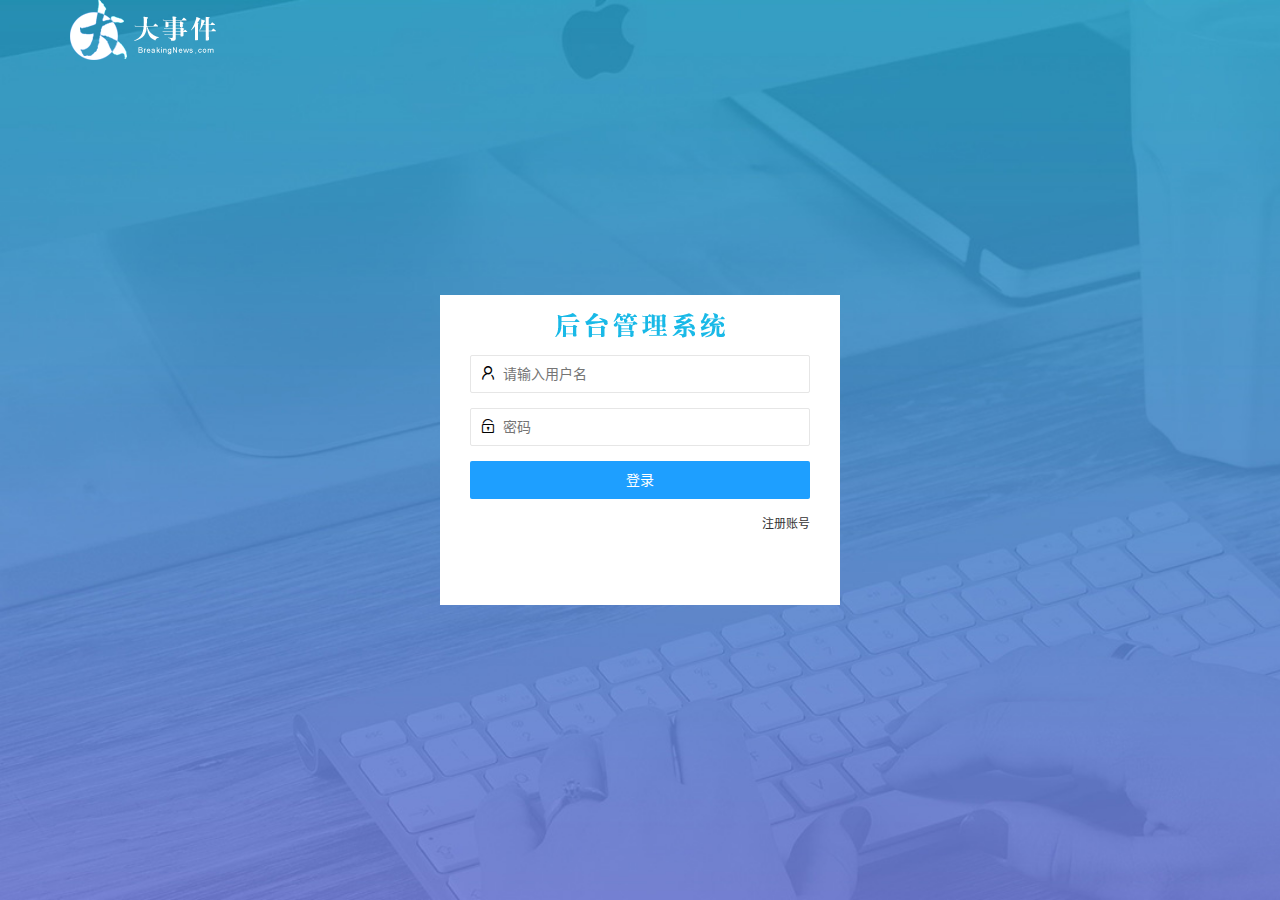
<file: login.html>
<!DOCTYPE html>
<html lang="zh-CN">

<head>
    <meta charset="UTF-8">
    <meta http-equiv="X-UA-Compatible" content="IE=edge">
    <meta name="viewport" content="width=device-width, initial-scale=1.0">
    <title>Document</title>
    <link rel="stylesheet" href="/assets/lib/layui/css/layui.css">
    <link rel="stylesheet" href="/assets/css/login.css">
</head>

<body>
    <!-- 头部logo区域 -->
    <div class="layui-main">
        <img src="/assets/images/logo.png" alt="">
    </div>

    <!-- 登录注册区域 -->
    <div class="loginAndRegBox">
        <div class="title-box"></div>
        <!-- 登录div -->
        <div class="login-box">
            <!-- 登录表单 -->
            <form class="layui-form" id="form_login">
                <!-- 用户名 -->
                <div class="layui-form-item">
                    <i class="layui-icon layui-icon-username"></i>
                    <input type="text" name="username" required lay-verify="required" placeholder="请输入用户名" autocomplete="off" class="layui-input">
                </div>
                <!-- 密码 -->
                <div class="layui-form-item">
                    <i class="layui-icon layui-icon-password"></i>
                    <input type="password" name="password" required lay-verify="required|pwd" placeholder="密码" autocomplete="off" class="layui-input">
                </div>
                <!-- 登录按钮 -->
                <div class="layui-form-item">
                    <button class="layui-btn layui-btn-fluid layui-btn-normal" lay-submit>登录</button>
                </div>
                <div class="layui-form-item links">
                    <a href="javascript:;" id="link_reg">注册账号</a>
                </div>
            </form>

        </div>
        <!-- 注册div -->
        <div class="reg-box">
            <!-- 注册表单 -->
            <form class="layui-form" id="form_reg">
                <!-- 用户名 -->
                <div class="layui-form-item">
                    <i class="layui-icon layui-icon-username"></i>
                    <input type="text" name="username" required lay-verify="required" placeholder="请输入用户名" autocomplete="off" class="layui-input">
                </div>
                <!-- 密码 -->
                <div class="layui-form-item">
                    <i class="layui-icon layui-icon-password"></i>
                    <input type="password" name="password" required lay-verify="required|pwd" placeholder="密码" autocomplete="off" class="layui-input">
                </div>
                <!-- 确认密码 -->
                <div class="layui-form-item">
                    <i class="layui-icon layui-icon-password"></i>
                    <input type="password" name="repassword" required lay-verify="required|pwd|repwd" placeholder="确认密码" autocomplete="off" class="layui-input">
                </div>
                <!-- 注册按钮 -->
                <div class="layui-form-item">
                    <button class="layui-btn layui-btn-fluid layui-btn-normal" lay-submit>注册</button>
                </div>
                <div class="layui-form-item links">
                    <a href="javascript:;" id="link_login">已有账号</a>
                </div>
            </form>

        </div>

    </div>
    <!-- 导入layui脚本 -->
    <script src="/assets/lib/layui/layui.all.js"></script>
    <!-- 导入JQuery -->
    <script src="/assets/lib/jquery.js"></script>
    <!-- 导入baseAPI -->
    <script src="/assets/js/baseAPI.js"></script>
    <!-- 导入自己的脚本 -->
    <script src="/assets/js/login.js"></script>
</body>

</html>
</file>
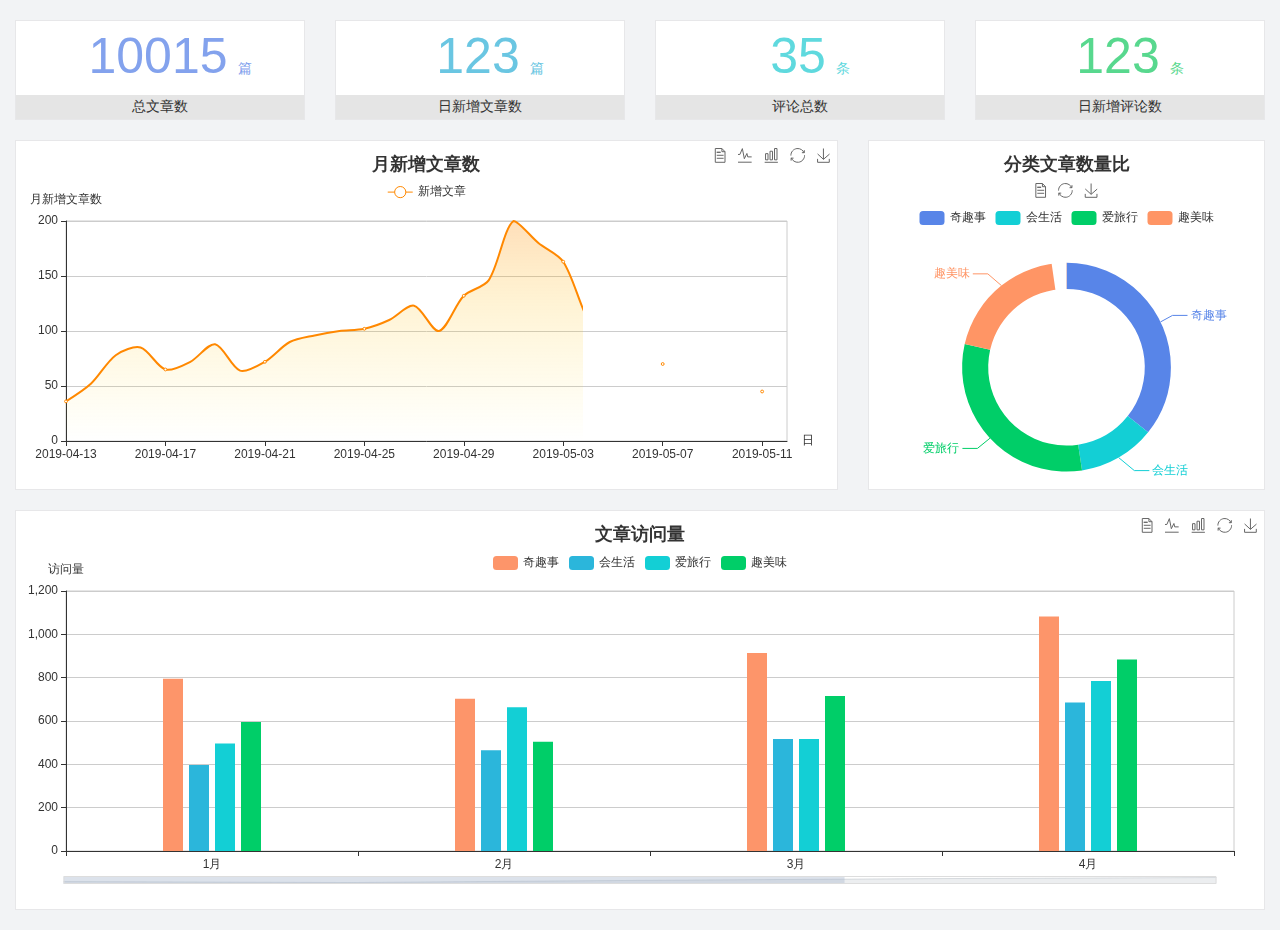
<file: home/dashboard.html>
<!DOCTYPE html>
<html lang="en">

<head>
  <meta charset="UTF-8">
  <meta name="viewport" content="width=device-width, initial-scale=1.0">
  <meta http-equiv="X-UA-Compatible" content="ie=edge">
  <title>图表统计</title>
  <link rel="stylesheet" href="../../assets/lib/bootstrap.css" />
  <link rel="stylesheet" href="../../assets/lib/main.css" />
  <script src="../../assets/lib/jquery.js"></script>
  <script type="text/javascript" src="../../assets/lib/echarts.min.js"></script>
</head>

<body>
  <div class="container-fluid">
    <div class="row spannel_list">
      <div class="col-sm-3 col-xs-6">
        <div class="spannel">
          <em>10015</em><span>篇</span>
          <b>总文章数</b>
        </div>
      </div>
      <div class="col-sm-3 col-xs-6">
        <div class="spannel scolor01">
          <em>123</em><span>篇</span>
          <b>日新增文章数</b>
        </div>
      </div>
      <div class="col-sm-3 col-xs-6">
        <div class="spannel scolor02">
          <em>35</em><span>条</span>
          <b>评论总数</b>
        </div>
      </div>
      <div class="col-sm-3 col-xs-6">
        <div class="spannel scolor03">
          <em>123</em><span>条</span>
          <b>日新增评论数</b>
        </div>
      </div>
    </div>
  </div>

  <div class="container-fluid">
    <div class="row curve-pie">
      <div class="col-lg-8 col-md-8">
        <div class="gragh_pannel" id="curve_show"></div>
      </div>
      <div class="col-lg-4 col-md-4">
        <div class="gragh_pannel" id="pie_show"></div>
      </div>
    </div>
  </div>

  <div class="container-fluid">
    <div class="column_pannel" id="column_show"></div>
  </div>

  <script>
    var oChart = echarts.init(document.getElementById('curve_show'));
    var aList_all = [
      { 'count': 36, 'date': '2019-04-13' },
      { 'count': 52, 'date': '2019-04-14' },
      { 'count': 78, 'date': '2019-04-15' },
      { 'count': 85, 'date': '2019-04-16' },
      { 'count': 65, 'date': '2019-04-17' },
      { 'count': 72, 'date': '2019-04-18' },
      { 'count': 88, 'date': '2019-04-19' },
      { 'count': 64, 'date': '2019-04-20' },
      { 'count': 72, 'date': '2019-04-21' },
      { 'count': 90, 'date': '2019-04-22' },
      { 'count': 96, 'date': '2019-04-23' },
      { 'count': 100, 'date': '2019-04-24' },
      { 'count': 102, 'date': '2019-04-25' },
      { 'count': 110, 'date': '2019-04-26' },
      { 'count': 123, 'date': '2019-04-27' },
      { 'count': 100, 'date': '2019-04-28' },
      { 'count': 132, 'date': '2019-04-29' },
      { 'count': 146, 'date': '2019-04-30' },
      { 'count': 200, 'date': '2019-05-01' },
      { 'count': 180, 'date': '2019-05-02' },
      { 'count': 163, 'date': '2019-05-03' },
      { 'count': 110, 'date': '2019-05-04' },
      { 'count': 80, 'date': '2019-05-05' },
      { 'count': 82, 'date': '2019-05-06' },
      { 'count': 70, 'date': '2019-05-07' },
      { 'count': 65, 'date': '2019-05-08' },
      { 'count': 54, 'date': '2019-05-09' },
      { 'count': 40, 'date': '2019-05-10' },
      { 'count': 45, 'date': '2019-05-11' },
      { 'count': 38, 'date': '2019-05-12' },
    ];

    let aCount = [];
    let aDate = [];

    for (var i = 0; i < aList_all.length; i++) {
      aCount.push(aList_all[i].count);
      aDate.push(aList_all[i].date);
    }

    var chartopt = {
      title: {
        text: '月新增文章数',
        left: 'center',
        top: '10'
      },
      tooltip: {
        trigger: 'axis'
      },
      legend: {
        data: ['新增文章'],
        top: '40'
      },
      toolbox: {
        show: true,
        feature: {
          mark: { show: true },
          dataView: { show: true, readOnly: false },
          magicType: { show: true, type: ['line', 'bar'] },
          restore: { show: true },
          saveAsImage: { show: true }
        }
      },
      calculable: true,
      xAxis: [
        {
          name: '日',
          type: 'category',
          boundaryGap: false,
          data: aDate
        }
      ],
      yAxis: [
        {
          name: '月新增文章数',
          type: 'value'
        }
      ],
      series: [
        {
          name: '新增文章',
          type: 'line',
          smooth: true,
          itemStyle: { normal: { areaStyle: { type: 'default' }, color: '#f80' }, lineStyle: { color: '#f80' } },
          data: aCount
        }],
      areaStyle: {
        normal: {
          color: new echarts.graphic.LinearGradient(0, 0, 0, 1, [{
            offset: 0,
            color: 'rgba(255,136,0,0.39)'
          }, {
            offset: .34,
            color: 'rgba(255,180,0,0.25)'
          }, {
            offset: 1,
            color: 'rgba(255,222,0,0.00)'
          }])

        }
      },
      grid: {
        show: true,
        x: 50,
        x2: 50,
        y: 80,
        height: 220
      }
    };

    oChart.setOption(chartopt);


    var oPie = echarts.init(document.getElementById('pie_show'));
    var oPieopt =
    {
      title: {
        top: 10,
        text: '分类文章数量比',
        x: 'center'
      },
      tooltip: {
        trigger: 'item',
        formatter: "{a} <br/>{b} : {c} ({d}%)"
      },
      color: ['#5885e8', '#13cfd5', '#00ce68', '#ff9565'],
      legend: {
        x: 'center',
        top: 65,
        data: ['奇趣事', '会生活', '爱旅行', '趣美味']
      },
      toolbox: {
        show: true,
        x: 'center',
        top: 35,
        feature: {
          mark: { show: true },
          dataView: { show: true, readOnly: false },
          magicType: {
            show: true,
            type: ['pie', 'funnel'],
            option: {
              funnel: {
                x: '25%',
                width: '50%',
                funnelAlign: 'left',
                max: 1548
              }
            }
          },
          restore: { show: true },
          saveAsImage: { show: true }
        }
      },
      calculable: true,
      series: [
        {
          name: '访问来源',
          type: 'pie',
          radius: ['45%', '60%'],
          center: ['50%', '65%'],
          data: [
            { value: 300, name: '奇趣事' },
            { value: 100, name: '会生活' },
            { value: 260, name: '爱旅行' },
            { value: 180, name: '趣美味' }
          ]
        }
      ]
    };
    oPie.setOption(oPieopt);



    var oColumn = this.echarts.init(document.getElementById('column_show'));
    var oColumnopt =
    {
      title: {
        text: '文章访问量',
        left: 'center',
        top: '10'
      },
      tooltip: {
        trigger: 'axis'
      },
      legend: {
        data: ['奇趣事', '会生活', '爱旅行', '趣美味'],
        top: '40'
      },
      toolbox: {
        show: true,
        feature: {
          mark: { show: true },
          dataView: { show: true, readOnly: false },
          magicType: { show: true, type: ['line', 'bar'] },
          restore: { show: true },
          saveAsImage: { show: true }
        }
      },
      calculable: true,
      xAxis: [
        {
          type: 'category',
          data: ['1月', '2月', '3月', '4月', '5月']
        }
      ],
      yAxis: [
        {
          name: '访问量',
          type: 'value'
        }
      ],
      series: [
        {
          name: '奇趣事',
          type: 'bar',
          barWidth: 20,
          itemStyle: {
            normal: { areaStyle: { type: 'default' }, color: '#fd956a' }
          },
          data: [800, 708, 920, 1090, 1200]
        },
        {
          name: '会生活',
          type: 'bar',
          barWidth: 20,
          itemStyle: {
            normal: { areaStyle: { type: 'default' }, color: '#2bb6db' }
          },
          data: [400, 468, 520, 690, 800]
        },
        {
          name: '爱旅行',
          type: 'bar',
          barWidth: 20,
          itemStyle: {
            normal: { areaStyle: { type: 'default' }, color: '#13cfd5' }
          },
          data: [500, 668, 520, 790, 900]
        },
        {
          name: '趣美味',
          type: 'bar',
          barWidth: 20,
          itemStyle: {
            normal: { areaStyle: { type: 'default' }, color: '#00ce68' }
          },
          data: [600, 508, 720, 890, 1000]
        }
      ],
      grid: {
        show: true,
        x: 50,
        x2: 30,
        y: 80,
        height: 260
      },
      dataZoom: [//给x轴设置滚动条
        {
          start: 0,//默认为0
          end: 100 - 1000 / 31,//默认为100
          type: 'slider',
          show: true,
          xAxisIndex: [0],
          handleSize: 0,//滑动条的 左右2个滑动条的大小
          height: 8,//组件高度
          left: 45, //左边的距离
          right: 50,//右边的距离
          bottom: 26,//右边的距离
          handleColor: '#ddd',//h滑动图标的颜色
          handleStyle: {
            borderColor: "#cacaca",
            borderWidth: "1",
            shadowBlur: 2,
            background: "#ddd",
            shadowColor: "#ddd",
          }
        }]
    };
    oColumn.setOption(oColumnopt);
  </script>
</body>

</html>
</file>
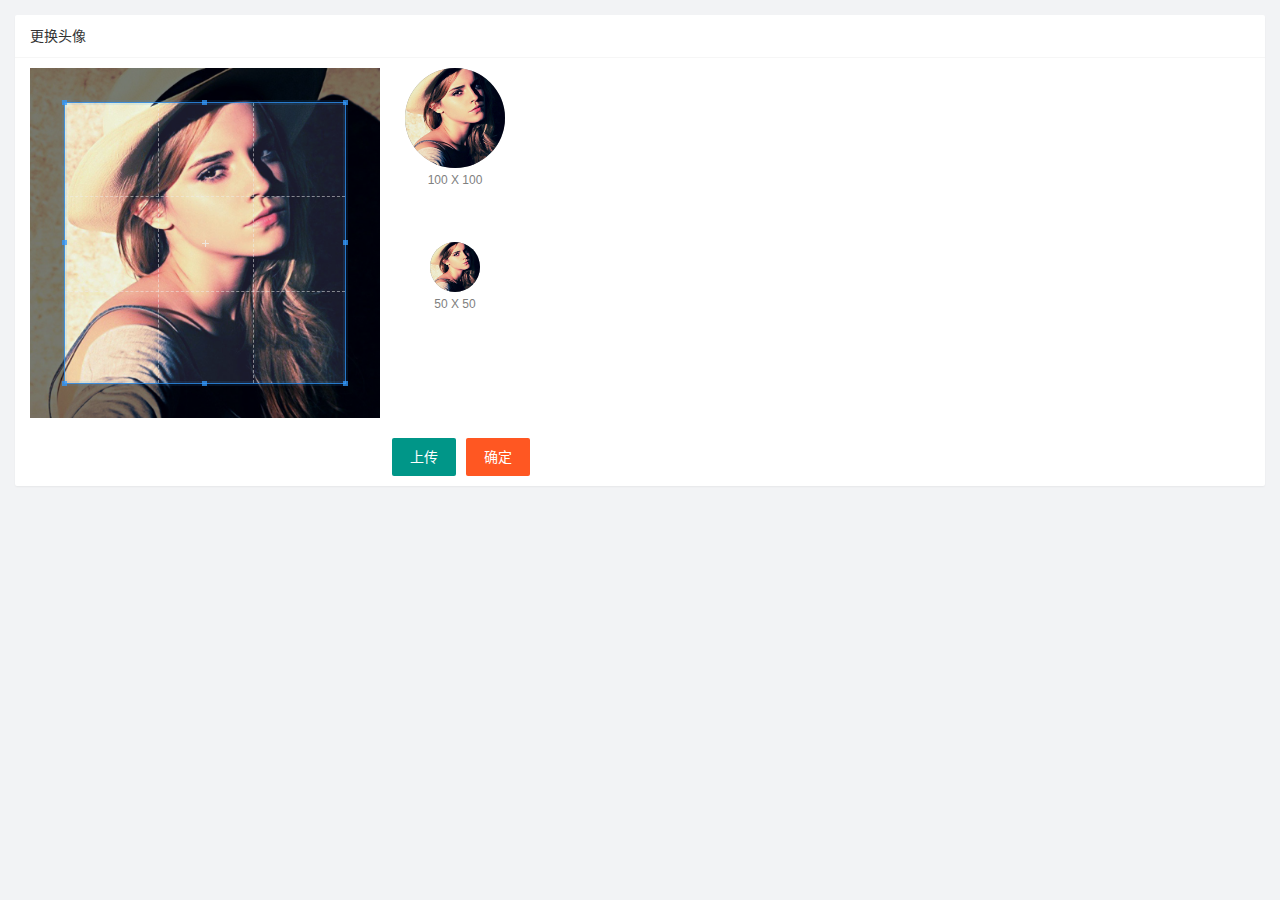
<file: user/user_avatar.html>
<!DOCTYPE html>
<html lang="zh-CN">

<head>
    <meta charset="UTF-8">
    <meta http-equiv="X-UA-Compatible" content="IE=edge">
    <meta name="viewport" content="width=device-width, initial-scale=1.0">
    <title>Document</title>
    <link rel="stylesheet" href="/assets/lib/layui/css/layui.css">
    <link rel="stylesheet" href="/assets/lib/cropper/cropper.css">
    <link rel="stylesheet" href="/assets/css/user/user_avatar.css">

</head>

<body>
    <!-- 卡片区域 -->
    <div class="layui-card">
        <div class="layui-card-header">更换头像</div>
        <div class="layui-card-body">
            <div class="row1">
                <div class="cropper-box">
                    <img id="image" src="/assets/images/sample.jpg">
                </div>
                <div class="preview-box">
                    <div>
                        <div class="img-preview w100"></div>
                        <p class="size">100 X 100</p>
                    </div>

                    <div>
                        <div class="img-preview w50"></div>
                        <p class="size">50 X 50</p>
                    </div>
                </div>
            </div>
            <div class="row2">
                <input type="file" id="file" accept="image/png,image/jpeg" />
                <button type="button" class="layui-btn" id="btnChooseImage">上传</button>
                <button type="button" class="layui-btn layui-btn-danger" id="btnUpload">确定</button>
            </div>
        </div>
    </div>
    <script src="/assets/lib/layui/layui.all.js"></script>
    <script src="/assets/lib/jquery.js"></script>
    <script src="/assets/lib/cropper/Cropper.js"></script>
    <script src="/assets/lib/cropper/jquery-cropper.js"></script>
    <script src="/assets/js/baseAPI.js"></script>
    <script src="/assets/js/user/user_avatar.js"></script>
</body>

</html>
</file>
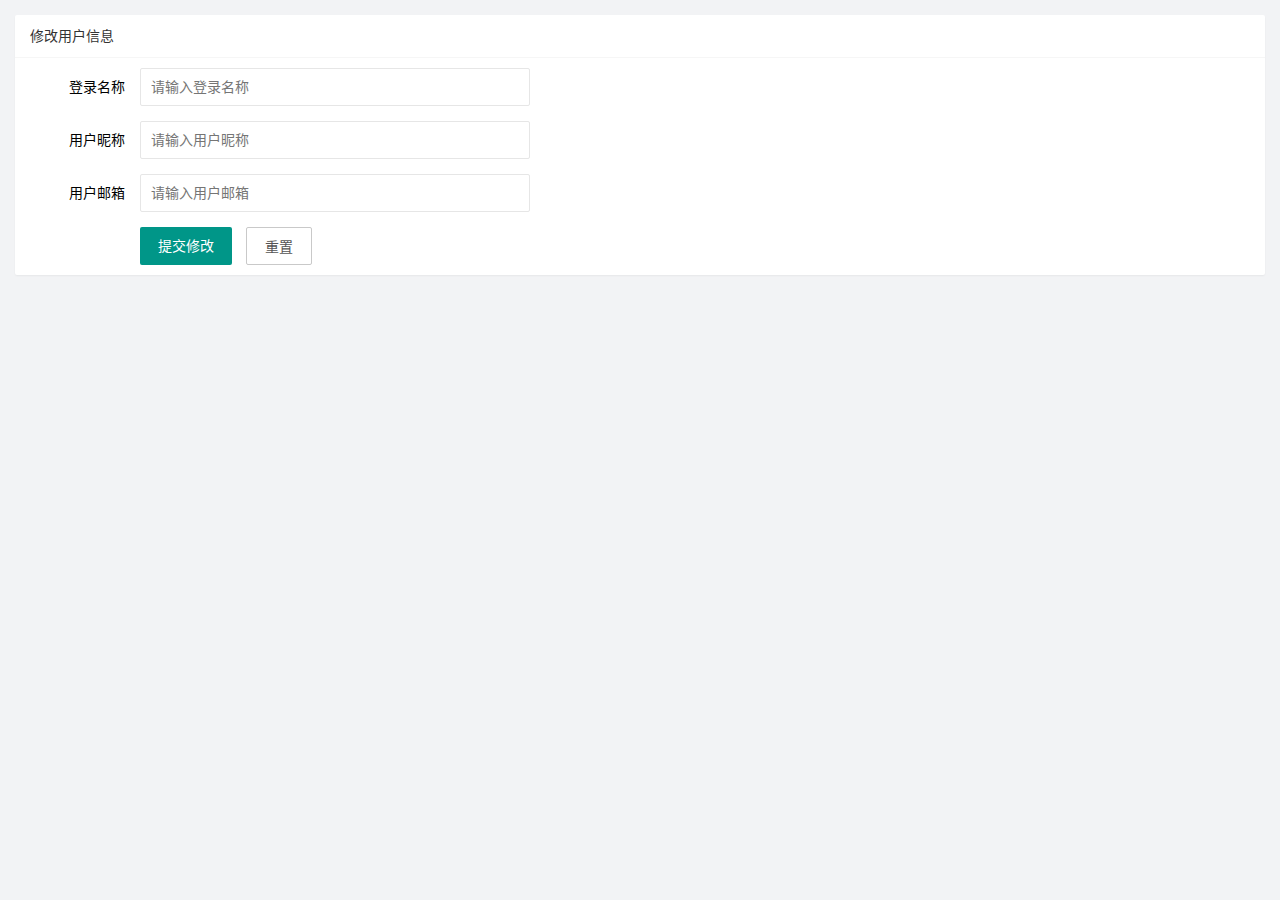
<file: user/user_info.html>
<!DOCTYPE html>
<html lang="zh-CN">

<head>
    <meta charset="UTF-8">
    <meta http-equiv="X-UA-Compatible" content="IE=edge">
    <meta name="viewport" content="width=device-width, initial-scale=1.0">
    <title>Document</title>
    <link rel="stylesheet" href="/assets/lib/layui/css/layui.css">
    <link rel="stylesheet" href="/assets/css/user/user_info.css">
</head>

<body>
    <!-- 卡片区域 -->
    <div class="layui-card">
        <div class="layui-card-header">修改用户信息</div>
        <div class="layui-card-body">
            <!-- form表单区域 -->
            <form class="layui-form" lay-filter="formUserInfo">
                <!-- 隐藏域 -->
                <input type="hidden" name="id" value="" />
                <div class="layui-form-item">
                    <label class="layui-form-label">登录名称</label>
                    <div class="layui-input-block">
                        <input type="text" name="username" required lay-verify="required" placeholder="请输入登录名称" autocomplete="off" class="layui-input" readonly>
                    </div>
                </div>
                <div class="layui-form-item">
                    <label class="layui-form-label">用户昵称</label>
                    <div class="layui-input-block">
                        <input type="text" name="nickname" required lay-verify="required|nickname" placeholder="请输入用户昵称" autocomplete="off" class="layui-input">
                    </div>
                </div>
                <div class="layui-form-item">
                    <label class="layui-form-label">用户邮箱</label>
                    <div class="layui-input-block">
                        <input type="text" name="email" required lay-verify="required|email" placeholder="请输入用户邮箱" autocomplete="off" class="layui-input">
                    </div>
                </div>
                <div class="layui-input-block">
                    <button class="layui-btn" lay-submit lay-filter="formDemo">提交修改</button>
                    <button type="reset" class="layui-btn layui-btn-primary" id="btnReset">重置</button>
                </div>
            </form>
        </div>

        <!-- 导入layui脚本 -->
        <script src="/assets/lib/layui/layui.all.js"></script>
        <script src="/assets/lib/jquery.js"></script>
        <script src="/assets/js/baseAPI.js"></script>
        <script src="/assets/js/user/user_info.js"></script>
</body>

</html>
</file>
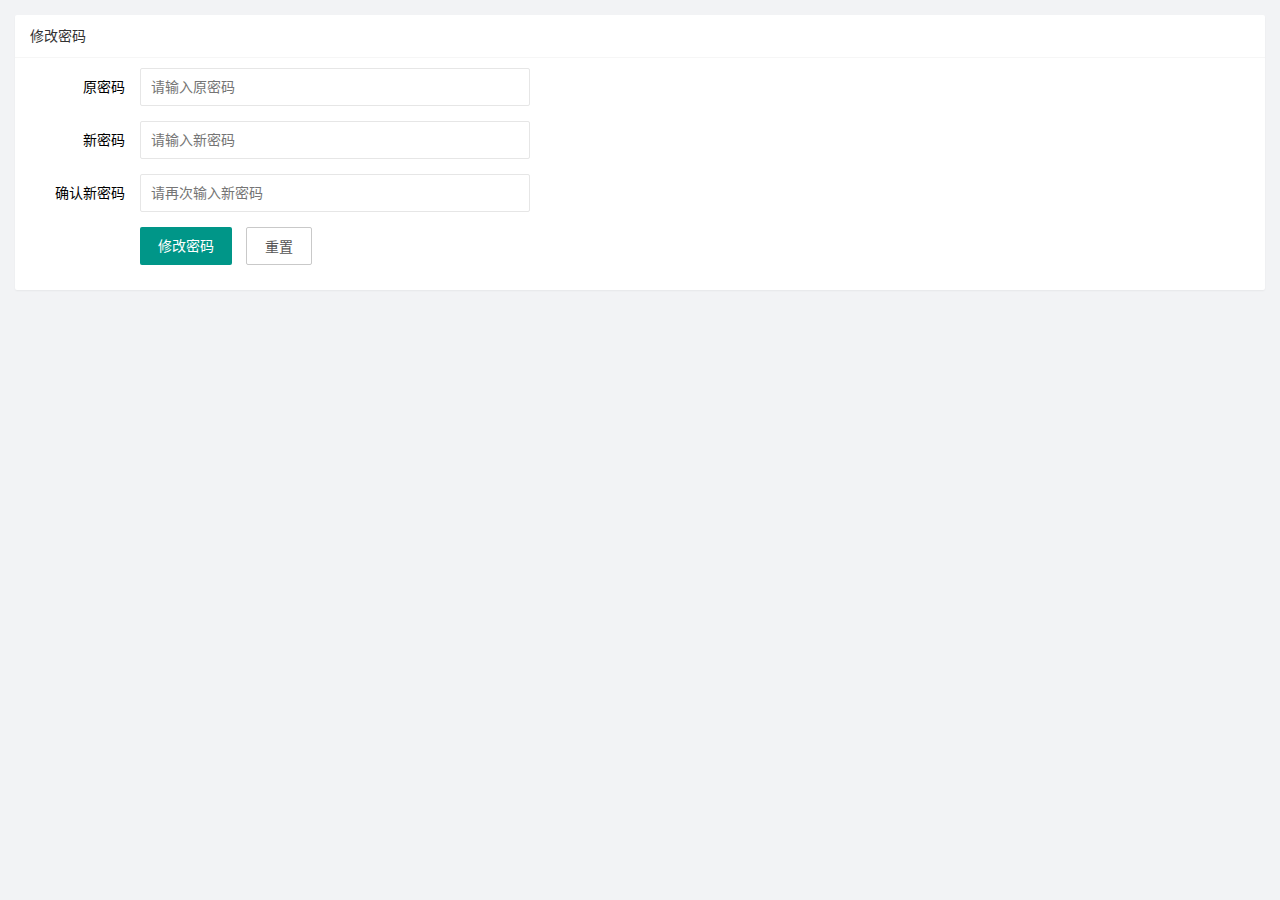
<file: user/user_pwd.html>
<!DOCTYPE html>
<html lang="zh-CN">

<head>
    <meta charset="UTF-8">
    <meta http-equiv="X-UA-Compatible" content="IE=edge">
    <meta name="viewport" content="width=device-width, initial-scale=1.0">
    <title>Document</title>
    <link rel="stylesheet" href="/assets/lib/layui/css/layui.css">
    <link rel="stylesheet" href="/assets/css/user/user_pwd.css">
</head>

<body>
    <!-- 卡片区域 -->
    <div class="layui-card">
        <div class="layui-card-header">修改密码</div>
        <div class="layui-card-body">
            <form class="layui-form">
                <div class="layui-form-item">
                    <label class="layui-form-label">原密码</label>
                    <div class="layui-input-block">
                        <input type="password" name="oldPwd" required lay-verify="required|pwd" placeholder="请输入原密码" autocomplete="off" class="layui-input">
                    </div>
                </div>
                <div class="layui-form-item">
                    <label class="layui-form-label">新密码</label>
                    <div class="layui-input-block">
                        <input type="password" name="newPwd" required lay-verify="required|pwd|samePwd" placeholder="请输入新密码" autocomplete="off" class="layui-input">
                    </div>
                </div>
                <div class="layui-form-item">
                    <label class="layui-form-label">确认新密码</label>
                    <div class="layui-input-block">
                        <input type="password" name="rePwd" required lay-verify="required|pwd|rePwd" placeholder="请再次输入新密码" autocomplete="off" class="layui-input">
                    </div>
                </div>
                <div class="layui-form-item">
                    <div class="layui-input-block">
                        <button class="layui-btn" lay-submit lay-filter="formDemo">修改密码</button>
                        <button type="reset" class="layui-btn layui-btn-primary">重置</button>
                    </div>
                </div>
            </form>
        </div>
    </div>

    <script src="/assets/lib/layui/layui.all.js"></script>
    <script src="/assets/lib/jquery.js"></script>
    <script src="/assets/js/baseAPI.js"></script>
    <script src="/assets/js/user/user_pwd.js"></script>
</body>

</html>
</file>
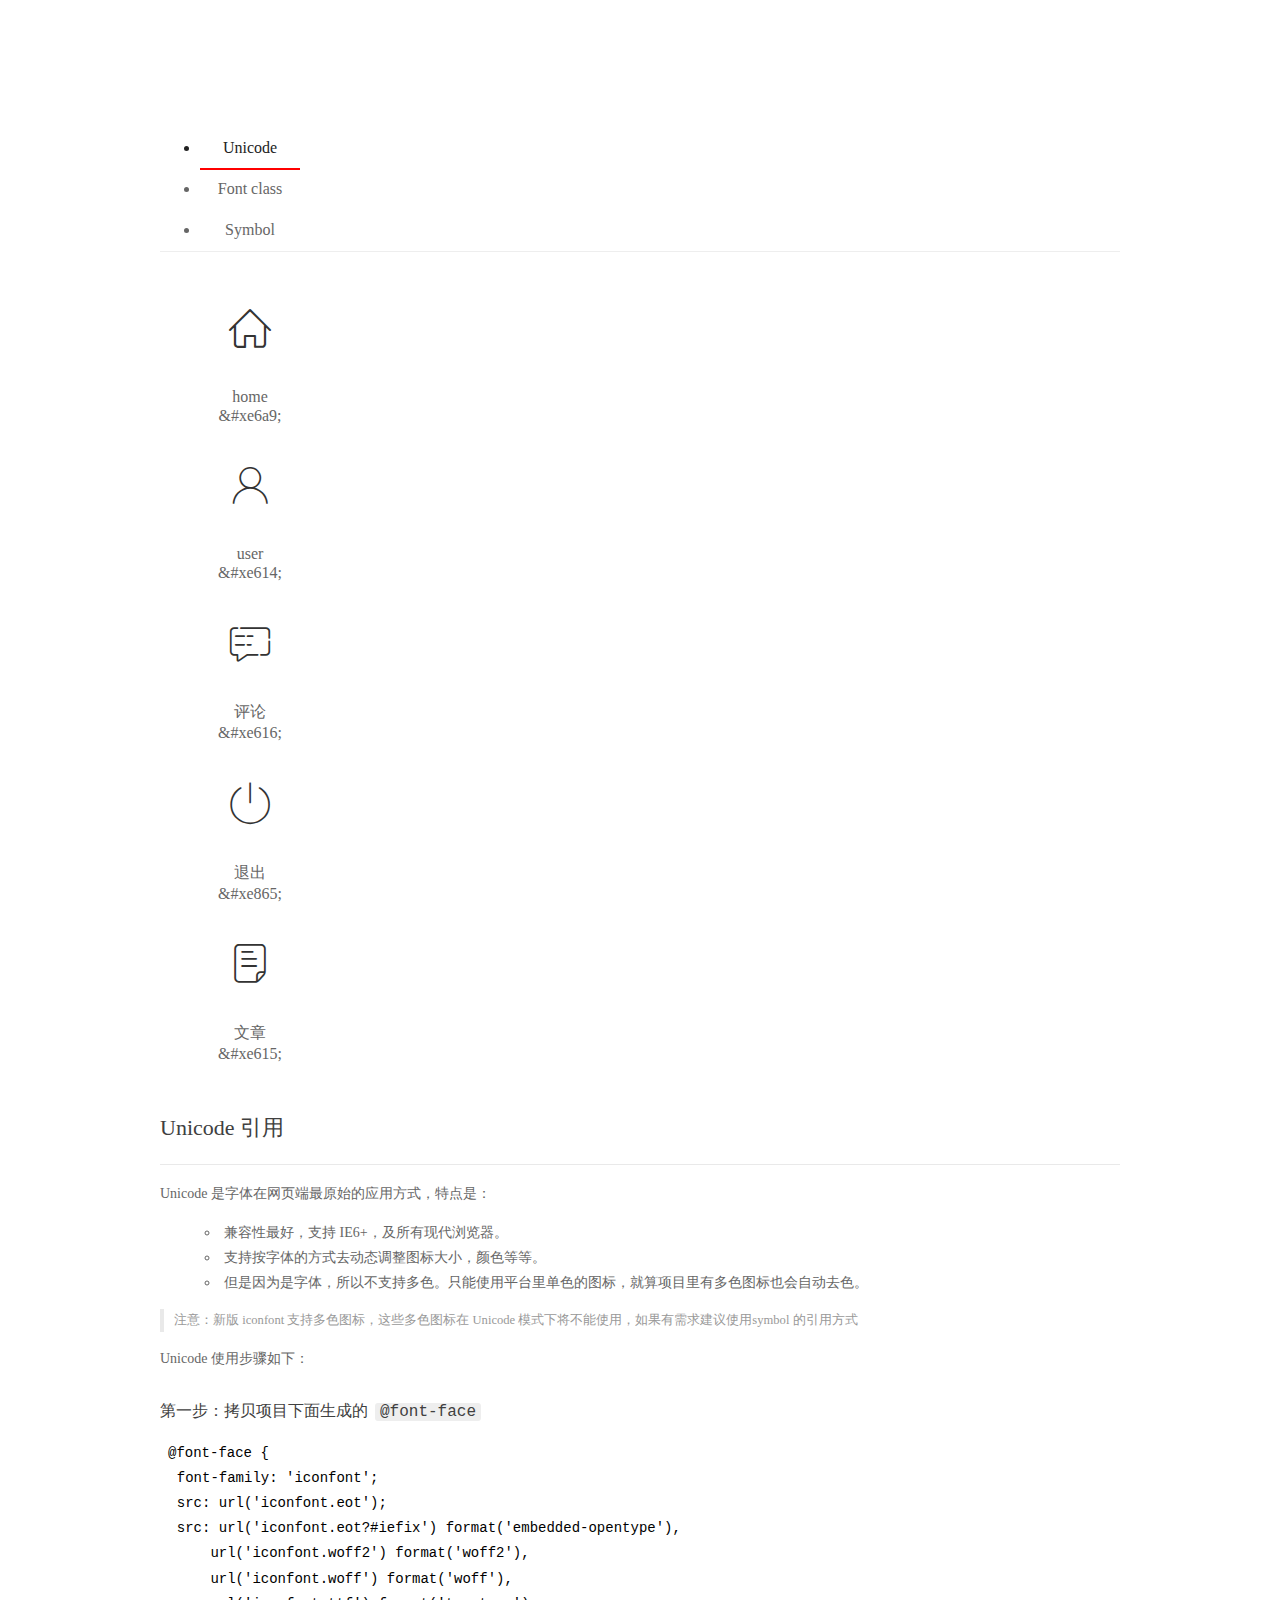
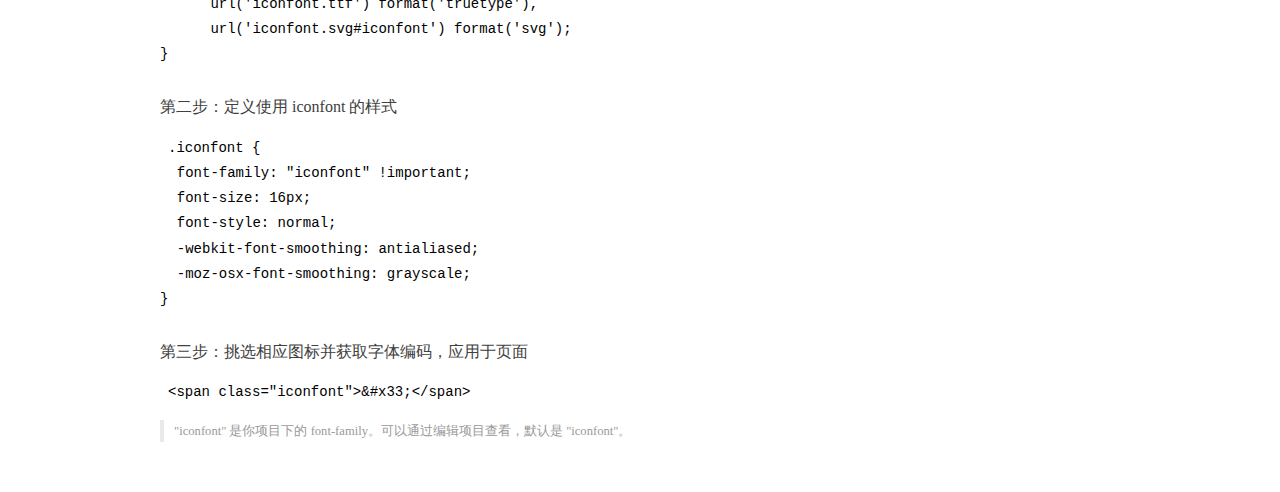
<file: assets/fonts/demo_index.html>
<!DOCTYPE html>
<html>
<head>
  <meta charset="utf-8"/>
  <title>IconFont Demo</title>
  <link rel="shortcut icon" href="https://gtms04.alicdn.com/tps/i4/TB1_oz6GVXXXXaFXpXXJDFnIXXX-64-64.ico" type="image/x-icon"/>
  <link rel="stylesheet" href="https://g.alicdn.com/thx/cube/1.3.2/cube.min.css">
  <link rel="stylesheet" href="demo.css">
  <link rel="stylesheet" href="iconfont.css">
  <script src="iconfont.js"></script>
  <!-- jQuery -->
  <script src="https://a1.alicdn.com/oss/uploads/2018/12/26/7bfddb60-08e8-11e9-9b04-53e73bb6408b.js"></script>
  <!-- 代码高亮 -->
  <script src="https://a1.alicdn.com/oss/uploads/2018/12/26/a3f714d0-08e6-11e9-8a15-ebf944d7534c.js"></script>
</head>
<body>
  <div class="main">
    <h1 class="logo"><a href="https://www.iconfont.cn/" title="iconfont 首页" target="_blank">&#xe86b;</a></h1>
    <div class="nav-tabs">
      <ul id="tabs" class="dib-box">
        <li class="dib active"><span>Unicode</span></li>
        <li class="dib"><span>Font class</span></li>
        <li class="dib"><span>Symbol</span></li>
      </ul>
      
    </div>
    <div class="tab-container">
      <div class="content unicode" style="display: block;">
          <ul class="icon_lists dib-box">
          
            <li class="dib">
              <span class="icon iconfont">&#xe6a9;</span>
                <div class="name">home</div>
                <div class="code-name">&amp;#xe6a9;</div>
              </li>
          
            <li class="dib">
              <span class="icon iconfont">&#xe614;</span>
                <div class="name">user</div>
                <div class="code-name">&amp;#xe614;</div>
              </li>
          
            <li class="dib">
              <span class="icon iconfont">&#xe616;</span>
                <div class="name">评论</div>
                <div class="code-name">&amp;#xe616;</div>
              </li>
          
            <li class="dib">
              <span class="icon iconfont">&#xe865;</span>
                <div class="name">退出</div>
                <div class="code-name">&amp;#xe865;</div>
              </li>
          
            <li class="dib">
              <span class="icon iconfont">&#xe615;</span>
                <div class="name">文章</div>
                <div class="code-name">&amp;#xe615;</div>
              </li>
          
          </ul>
          <div class="article markdown">
          <h2 id="unicode-">Unicode 引用</h2>
          <hr>

          <p>Unicode 是字体在网页端最原始的应用方式，特点是：</p>
          <ul>
            <li>兼容性最好，支持 IE6+，及所有现代浏览器。</li>
            <li>支持按字体的方式去动态调整图标大小，颜色等等。</li>
            <li>但是因为是字体，所以不支持多色。只能使用平台里单色的图标，就算项目里有多色图标也会自动去色。</li>
          </ul>
          <blockquote>
            <p>注意：新版 iconfont 支持多色图标，这些多色图标在 Unicode 模式下将不能使用，如果有需求建议使用symbol 的引用方式</p>
          </blockquote>
          <p>Unicode 使用步骤如下：</p>
          <h3 id="-font-face">第一步：拷贝项目下面生成的 <code>@font-face</code></h3>
<pre><code class="language-css"
>@font-face {
  font-family: 'iconfont';
  src: url('iconfont.eot');
  src: url('iconfont.eot?#iefix') format('embedded-opentype'),
      url('iconfont.woff2') format('woff2'),
      url('iconfont.woff') format('woff'),
      url('iconfont.ttf') format('truetype'),
      url('iconfont.svg#iconfont') format('svg');
}
</code></pre>
          <h3 id="-iconfont-">第二步：定义使用 iconfont 的样式</h3>
<pre><code class="language-css"
>.iconfont {
  font-family: "iconfont" !important;
  font-size: 16px;
  font-style: normal;
  -webkit-font-smoothing: antialiased;
  -moz-osx-font-smoothing: grayscale;
}
</code></pre>
          <h3 id="-">第三步：挑选相应图标并获取字体编码，应用于页面</h3>
<pre>
<code class="language-html"
>&lt;span class="iconfont"&gt;&amp;#x33;&lt;/span&gt;
</code></pre>
          <blockquote>
            <p>"iconfont" 是你项目下的 font-family。可以通过编辑项目查看，默认是 "iconfont"。</p>
          </blockquote>
          </div>
      </div>
      <div class="content font-class">
        <ul class="icon_lists dib-box">
          
          <li class="dib">
            <span class="icon iconfont icon-home"></span>
            <div class="name">
              home
            </div>
            <div class="code-name">.icon-home
            </div>
          </li>
          
          <li class="dib">
            <span class="icon iconfont icon-user"></span>
            <div class="name">
              user
            </div>
            <div class="code-name">.icon-user
            </div>
          </li>
          
          <li class="dib">
            <span class="icon iconfont icon-pinglun"></span>
            <div class="name">
              评论
            </div>
            <div class="code-name">.icon-pinglun
            </div>
          </li>
          
          <li class="dib">
            <span class="icon iconfont icon-tuichu"></span>
            <div class="name">
              退出
            </div>
            <div class="code-name">.icon-tuichu
            </div>
          </li>
          
          <li class="dib">
            <span class="icon iconfont icon-16"></span>
            <div class="name">
              文章
            </div>
            <div class="code-name">.icon-16
            </div>
          </li>
          
        </ul>
        <div class="article markdown">
        <h2 id="font-class-">font-class 引用</h2>
        <hr>

        <p>font-class 是 Unicode 使用方式的一种变种，主要是解决 Unicode 书写不直观，语意不明确的问题。</p>
        <p>与 Unicode 使用方式相比，具有如下特点：</p>
        <ul>
          <li>兼容性良好，支持 IE8+，及所有现代浏览器。</li>
          <li>相比于 Unicode 语意明确，书写更直观。可以很容易分辨这个 icon 是什么。</li>
          <li>因为使用 class 来定义图标，所以当要替换图标时，只需要修改 class 里面的 Unicode 引用。</li>
          <li>不过因为本质上还是使用的字体，所以多色图标还是不支持的。</li>
        </ul>
        <p>使用步骤如下：</p>
        <h3 id="-fontclass-">第一步：引入项目下面生成的 fontclass 代码：</h3>
<pre><code class="language-html">&lt;link rel="stylesheet" href="./iconfont.css"&gt;
</code></pre>
        <h3 id="-">第二步：挑选相应图标并获取类名，应用于页面：</h3>
<pre><code class="language-html">&lt;span class="iconfont icon-xxx"&gt;&lt;/span&gt;
</code></pre>
        <blockquote>
          <p>"
            iconfont" 是你项目下的 font-family。可以通过编辑项目查看，默认是 "iconfont"。</p>
        </blockquote>
      </div>
      </div>
      <div class="content symbol">
          <ul class="icon_lists dib-box">
          
            <li class="dib">
                <svg class="icon svg-icon" aria-hidden="true">
                  <use xlink:href="#icon-home"></use>
                </svg>
                <div class="name">home</div>
                <div class="code-name">#icon-home</div>
            </li>
          
            <li class="dib">
                <svg class="icon svg-icon" aria-hidden="true">
                  <use xlink:href="#icon-user"></use>
                </svg>
                <div class="name">user</div>
                <div class="code-name">#icon-user</div>
            </li>
          
            <li class="dib">
                <svg class="icon svg-icon" aria-hidden="true">
                  <use xlink:href="#icon-pinglun"></use>
                </svg>
                <div class="name">评论</div>
                <div class="code-name">#icon-pinglun</div>
            </li>
          
            <li class="dib">
                <svg class="icon svg-icon" aria-hidden="true">
                  <use xlink:href="#icon-tuichu"></use>
                </svg>
                <div class="name">退出</div>
                <div class="code-name">#icon-tuichu</div>
            </li>
          
            <li class="dib">
                <svg class="icon svg-icon" aria-hidden="true">
                  <use xlink:href="#icon-16"></use>
                </svg>
                <div class="name">文章</div>
                <div class="code-name">#icon-16</div>
            </li>
          
          </ul>
          <div class="article markdown">
          <h2 id="symbol-">Symbol 引用</h2>
          <hr>

          <p>这是一种全新的使用方式，应该说这才是未来的主流，也是平台目前推荐的用法。相关介绍可以参考这篇<a href="">文章</a>
            这种用法其实是做了一个 SVG 的集合，与另外两种相比具有如下特点：</p>
          <ul>
            <li>支持多色图标了，不再受单色限制。</li>
            <li>通过一些技巧，支持像字体那样，通过 <code>font-size</code>, <code>color</code> 来调整样式。</li>
            <li>兼容性较差，支持 IE9+，及现代浏览器。</li>
            <li>浏览器渲染 SVG 的性能一般，还不如 png。</li>
          </ul>
          <p>使用步骤如下：</p>
          <h3 id="-symbol-">第一步：引入项目下面生成的 symbol 代码：</h3>
<pre><code class="language-html">&lt;script src="./iconfont.js"&gt;&lt;/script&gt;
</code></pre>
          <h3 id="-css-">第二步：加入通用 CSS 代码（引入一次就行）：</h3>
<pre><code class="language-html">&lt;style&gt;
.icon {
  width: 1em;
  height: 1em;
  vertical-align: -0.15em;
  fill: currentColor;
  overflow: hidden;
}
&lt;/style&gt;
</code></pre>
          <h3 id="-">第三步：挑选相应图标并获取类名，应用于页面：</h3>
<pre><code class="language-html">&lt;svg class="icon" aria-hidden="true"&gt;
  &lt;use xlink:href="#icon-xxx"&gt;&lt;/use&gt;
&lt;/svg&gt;
</code></pre>
          </div>
      </div>

    </div>
  </div>
  <script>
  $(document).ready(function () {
      $('.tab-container .content:first').show()

      $('#tabs li').click(function (e) {
        var tabContent = $('.tab-container .content')
        var index = $(this).index()

        if ($(this).hasClass('active')) {
          return
        } else {
          $('#tabs li').removeClass('active')
          $(this).addClass('active')

          tabContent.hide().eq(index).fadeIn()
        }
      })
    })
  </script>
</body>
</html>
</file>
<file: assets/lib/layui/css/layui.css>
/** layui-v2.5.5 MIT License By https://www.layui.com */
 .layui-inline,img{display:inline-block;vertical-align:middle}h1,h2,h3,h4,h5,h6{font-weight:400}.layui-edge,.layui-header,.layui-inline,.layui-main{position:relative}.layui-body,.layui-edge,.layui-elip{overflow:hidden}.layui-btn,.layui-edge,.layui-inline,img{vertical-align:middle}.layui-btn,.layui-disabled,.layui-icon,.layui-unselect{-moz-user-select:none;-webkit-user-select:none;-ms-user-select:none}.layui-elip,.layui-form-checkbox span,.layui-form-pane .layui-form-label{text-overflow:ellipsis;white-space:nowrap}.layui-breadcrumb,.layui-tree-btnGroup{visibility:hidden}blockquote,body,button,dd,div,dl,dt,form,h1,h2,h3,h4,h5,h6,input,li,ol,p,pre,td,textarea,th,ul{margin:0;padding:0;-webkit-tap-highlight-color:rgba(0,0,0,0)}a:active,a:hover{outline:0}img{border:none}li{list-style:none}table{border-collapse:collapse;border-spacing:0}h4,h5,h6{font-size:100%}button,input,optgroup,option,select,textarea{font-family:inherit;font-size:inherit;font-style:inherit;font-weight:inherit;outline:0}pre{white-space:pre-wrap;white-space:-moz-pre-wrap;white-space:-pre-wrap;white-space:-o-pre-wrap;word-wrap:break-word}body{line-height:24px;font:14px Helvetica Neue,Helvetica,PingFang SC,Tahoma,Arial,sans-serif}hr{height:1px;margin:10px 0;border:0;clear:both}a{color:#333;text-decoration:none}a:hover{color:#777}a cite{font-style:normal;*cursor:pointer}.layui-border-box,.layui-border-box *{box-sizing:border-box}.layui-box,.layui-box *{box-sizing:content-box}.layui-clear{clear:both;*zoom:1}.layui-clear:after{content:'\20';clear:both;*zoom:1;display:block;height:0}.layui-inline{*display:inline;*zoom:1}.layui-edge{display:inline-block;width:0;height:0;border-width:6px;border-style:dashed;border-color:transparent}.layui-edge-top{top:-4px;border-bottom-color:#999;border-bottom-style:solid}.layui-edge-right{border-left-color:#999;border-left-style:solid}.layui-edge-bottom{top:2px;border-top-color:#999;border-top-style:solid}.layui-edge-left{border-right-color:#999;border-right-style:solid}.layui-disabled,.layui-disabled:hover{color:#d2d2d2!important;cursor:not-allowed!important}.layui-circle{border-radius:100%}.layui-show{display:block!important}.layui-hide{display:none!important}@font-face{font-family:layui-icon;src:url(../font/iconfont.eot?v=250);src:url(../font/iconfont.eot?v=250#iefix) format('embedded-opentype'),url(../font/iconfont.woff2?v=250) format('woff2'),url(../font/iconfont.woff?v=250) format('woff'),url(../font/iconfont.ttf?v=250) format('truetype'),url(../font/iconfont.svg?v=250#layui-icon) format('svg')}.layui-icon{font-family:layui-icon!important;font-size:16px;font-style:normal;-webkit-font-smoothing:antialiased;-moz-osx-font-smoothing:grayscale}.layui-icon-reply-fill:before{content:"\e611"}.layui-icon-set-fill:before{content:"\e614"}.layui-icon-menu-fill:before{content:"\e60f"}.layui-icon-search:before{content:"\e615"}.layui-icon-share:before{content:"\e641"}.layui-icon-set-sm:before{content:"\e620"}.layui-icon-engine:before{content:"\e628"}.layui-icon-close:before{content:"\1006"}.layui-icon-close-fill:before{content:"\1007"}.layui-icon-chart-screen:before{content:"\e629"}.layui-icon-star:before{content:"\e600"}.layui-icon-circle-dot:before{content:"\e617"}.layui-icon-chat:before{content:"\e606"}.layui-icon-release:before{content:"\e609"}.layui-icon-list:before{content:"\e60a"}.layui-icon-chart:before{content:"\e62c"}.layui-icon-ok-circle:before{content:"\1005"}.layui-icon-layim-theme:before{content:"\e61b"}.layui-icon-table:before{content:"\e62d"}.layui-icon-right:before{content:"\e602"}.layui-icon-left:before{content:"\e603"}.layui-icon-cart-simple:before{content:"\e698"}.layui-icon-face-cry:before{content:"\e69c"}.layui-icon-face-smile:before{content:"\e6af"}.layui-icon-survey:before{content:"\e6b2"}.layui-icon-tree:before{content:"\e62e"}.layui-icon-upload-circle:before{content:"\e62f"}.layui-icon-add-circle:before{content:"\e61f"}.layui-icon-download-circle:before{content:"\e601"}.layui-icon-templeate-1:before{content:"\e630"}.layui-icon-util:before{content:"\e631"}.layui-icon-face-surprised:before{content:"\e664"}.layui-icon-edit:before{content:"\e642"}.layui-icon-speaker:before{content:"\e645"}.layui-icon-down:before{content:"\e61a"}.layui-icon-file:before{content:"\e621"}.layui-icon-layouts:before{content:"\e632"}.layui-icon-rate-half:before{content:"\e6c9"}.layui-icon-add-circle-fine:before{content:"\e608"}.layui-icon-prev-circle:before{content:"\e633"}.layui-icon-read:before{content:"\e705"}.layui-icon-404:before{content:"\e61c"}.layui-icon-carousel:before{content:"\e634"}.layui-icon-help:before{content:"\e607"}.layui-icon-code-circle:before{content:"\e635"}.layui-icon-water:before{content:"\e636"}.layui-icon-username:before{content:"\e66f"}.layui-icon-find-fill:before{content:"\e670"}.layui-icon-about:before{content:"\e60b"}.layui-icon-location:before{content:"\e715"}.layui-icon-up:before{content:"\e619"}.layui-icon-pause:before{content:"\e651"}.layui-icon-date:before{content:"\e637"}.layui-icon-layim-uploadfile:before{content:"\e61d"}.layui-icon-delete:before{content:"\e640"}.layui-icon-play:before{content:"\e652"}.layui-icon-top:before{content:"\e604"}.layui-icon-friends:before{content:"\e612"}.layui-icon-refresh-3:before{content:"\e9aa"}.layui-icon-ok:before{content:"\e605"}.layui-icon-layer:before{content:"\e638"}.layui-icon-face-smile-fine:before{content:"\e60c"}.layui-icon-dollar:before{content:"\e659"}.layui-icon-group:before{content:"\e613"}.layui-icon-layim-download:before{content:"\e61e"}.layui-icon-picture-fine:before{content:"\e60d"}.layui-icon-link:before{content:"\e64c"}.layui-icon-diamond:before{content:"\e735"}.layui-icon-log:before{content:"\e60e"}.layui-icon-rate-solid:before{content:"\e67a"}.layui-icon-fonts-del:before{content:"\e64f"}.layui-icon-unlink:before{content:"\e64d"}.layui-icon-fonts-clear:before{content:"\e639"}.layui-icon-triangle-r:before{content:"\e623"}.layui-icon-circle:before{content:"\e63f"}.layui-icon-radio:before{content:"\e643"}.layui-icon-align-center:before{content:"\e647"}.layui-icon-align-right:before{content:"\e648"}.layui-icon-align-left:before{content:"\e649"}.layui-icon-loading-1:before{content:"\e63e"}.layui-icon-return:before{content:"\e65c"}.layui-icon-fonts-strong:before{content:"\e62b"}.layui-icon-upload:before{content:"\e67c"}.layui-icon-dialogue:before{content:"\e63a"}.layui-icon-video:before{content:"\e6ed"}.layui-icon-headset:before{content:"\e6fc"}.layui-icon-cellphone-fine:before{content:"\e63b"}.layui-icon-add-1:before{content:"\e654"}.layui-icon-face-smile-b:before{content:"\e650"}.layui-icon-fonts-html:before{content:"\e64b"}.layui-icon-form:before{content:"\e63c"}.layui-icon-cart:before{content:"\e657"}.layui-icon-camera-fill:before{content:"\e65d"}.layui-icon-tabs:before{content:"\e62a"}.layui-icon-fonts-code:before{content:"\e64e"}.layui-icon-fire:before{content:"\e756"}.layui-icon-set:before{content:"\e716"}.layui-icon-fonts-u:before{content:"\e646"}.layui-icon-triangle-d:before{content:"\e625"}.layui-icon-tips:before{content:"\e702"}.layui-icon-picture:before{content:"\e64a"}.layui-icon-more-vertical:before{content:"\e671"}.layui-icon-flag:before{content:"\e66c"}.layui-icon-loading:before{content:"\e63d"}.layui-icon-fonts-i:before{content:"\e644"}.layui-icon-refresh-1:before{content:"\e666"}.layui-icon-rmb:before{content:"\e65e"}.layui-icon-home:before{content:"\e68e"}.layui-icon-user:before{content:"\e770"}.layui-icon-notice:before{content:"\e667"}.layui-icon-login-weibo:before{content:"\e675"}.layui-icon-voice:before{content:"\e688"}.layui-icon-upload-drag:before{content:"\e681"}.layui-icon-login-qq:before{content:"\e676"}.layui-icon-snowflake:before{content:"\e6b1"}.layui-icon-file-b:before{content:"\e655"}.layui-icon-template:before{content:"\e663"}.layui-icon-auz:before{content:"\e672"}.layui-icon-console:before{content:"\e665"}.layui-icon-app:before{content:"\e653"}.layui-icon-prev:before{content:"\e65a"}.layui-icon-website:before{content:"\e7ae"}.layui-icon-next:before{content:"\e65b"}.layui-icon-component:before{content:"\e857"}.layui-icon-more:before{content:"\e65f"}.layui-icon-login-wechat:before{content:"\e677"}.layui-icon-shrink-right:before{content:"\e668"}.layui-icon-spread-left:before{content:"\e66b"}.layui-icon-camera:before{content:"\e660"}.layui-icon-note:before{content:"\e66e"}.layui-icon-refresh:before{content:"\e669"}.layui-icon-female:before{content:"\e661"}.layui-icon-male:before{content:"\e662"}.layui-icon-password:before{content:"\e673"}.layui-icon-senior:before{content:"\e674"}.layui-icon-theme:before{content:"\e66a"}.layui-icon-tread:before{content:"\e6c5"}.layui-icon-praise:before{content:"\e6c6"}.layui-icon-star-fill:before{content:"\e658"}.layui-icon-rate:before{content:"\e67b"}.layui-icon-template-1:before{content:"\e656"}.layui-icon-vercode:before{content:"\e679"}.layui-icon-cellphone:before{content:"\e678"}.layui-icon-screen-full:before{content:"\e622"}.layui-icon-screen-restore:before{content:"\e758"}.layui-icon-cols:before{content:"\e610"}.layui-icon-export:before{content:"\e67d"}.layui-icon-print:before{content:"\e66d"}.layui-icon-slider:before{content:"\e714"}.layui-icon-addition:before{content:"\e624"}.layui-icon-subtraction:before{content:"\e67e"}.layui-icon-service:before{content:"\e626"}.layui-icon-transfer:before{content:"\e691"}.layui-main{width:1140px;margin:0 auto}.layui-header{z-index:1000;height:60px}.layui-header a:hover{transition:all .5s;-webkit-transition:all .5s}.layui-side{position:fixed;left:0;top:0;bottom:0;z-index:999;width:200px;overflow-x:hidden}.layui-side-scroll{position:relative;width:220px;height:100%;overflow-x:hidden}.layui-body{position:absolute;left:200px;right:0;top:0;bottom:0;z-index:998;width:auto;overflow-y:auto;box-sizing:border-box}.layui-layout-body{overflow:hidden}.layui-layout-admin .layui-header{background-color:#23262E}.layui-layout-admin .layui-side{top:60px;width:200px;overflow-x:hidden}.layui-layout-admin .layui-body{position:fixed;top:60px;bottom:44px}.layui-layout-admin .layui-main{width:auto;margin:0 15px}.layui-layout-admin .layui-footer{position:fixed;left:200px;right:0;bottom:0;height:44px;line-height:44px;padding:0 15px;background-color:#eee}.layui-layout-admin .layui-logo{position:absolute;left:0;top:0;width:200px;height:100%;line-height:60px;text-align:center;color:#009688;font-size:16px}.layui-layout-admin .layui-header .layui-nav{background:0 0}.layui-layout-left{position:absolute!important;left:200px;top:0}.layui-layout-right{position:absolute!important;right:0;top:0}.layui-container{position:relative;margin:0 auto;padding:0 15px;box-sizing:border-box}.layui-fluid{position:relative;margin:0 auto;padding:0 15px}.layui-row:after,.layui-row:before{content:'';display:block;clear:both}.layui-col-lg1,.layui-col-lg10,.layui-col-lg11,.layui-col-lg12,.layui-col-lg2,.layui-col-lg3,.layui-col-lg4,.layui-col-lg5,.layui-col-lg6,.layui-col-lg7,.layui-col-lg8,.layui-col-lg9,.layui-col-md1,.layui-col-md10,.layui-col-md11,.layui-col-md12,.layui-col-md2,.layui-col-md3,.layui-col-md4,.layui-col-md5,.layui-col-md6,.layui-col-md7,.layui-col-md8,.layui-col-md9,.layui-col-sm1,.layui-col-sm10,.layui-col-sm11,.layui-col-sm12,.layui-col-sm2,.layui-col-sm3,.layui-col-sm4,.layui-col-sm5,.layui-col-sm6,.layui-col-sm7,.layui-col-sm8,.layui-col-sm9,.layui-col-xs1,.layui-col-xs10,.layui-col-xs11,.layui-col-xs12,.layui-col-xs2,.layui-col-xs3,.layui-col-xs4,.layui-col-xs5,.layui-col-xs6,.layui-col-xs7,.layui-col-xs8,.layui-col-xs9{position:relative;display:block;box-sizing:border-box}.layui-col-xs1,.layui-col-xs10,.layui-col-xs11,.layui-col-xs12,.layui-col-xs2,.layui-col-xs3,.layui-col-xs4,.layui-col-xs5,.layui-col-xs6,.layui-col-xs7,.layui-col-xs8,.layui-col-xs9{float:left}.layui-col-xs1{width:8.33333333%}.layui-col-xs2{width:16.66666667%}.layui-col-xs3{width:25%}.layui-col-xs4{width:33.33333333%}.layui-col-xs5{width:41.66666667%}.layui-col-xs6{width:50%}.layui-col-xs7{width:58.33333333%}.layui-col-xs8{width:66.66666667%}.layui-col-xs9{width:75%}.layui-col-xs10{width:83.33333333%}.layui-col-xs11{width:91.66666667%}.layui-col-xs12{width:100%}.layui-col-xs-offset1{margin-left:8.33333333%}.layui-col-xs-offset2{margin-left:16.66666667%}.layui-col-xs-offset3{margin-left:25%}.layui-col-xs-offset4{margin-left:33.33333333%}.layui-col-xs-offset5{margin-left:41.66666667%}.layui-col-xs-offset6{margin-left:50%}.layui-col-xs-offset7{margin-left:58.33333333%}.layui-col-xs-offset8{margin-left:66.66666667%}.layui-col-xs-offset9{margin-left:75%}.layui-col-xs-offset10{margin-left:83.33333333%}.layui-col-xs-offset11{margin-left:91.66666667%}.layui-col-xs-offset12{margin-left:100%}@media screen and (max-width:768px){.layui-hide-xs{display:none!important}.layui-show-xs-block{display:block!important}.layui-show-xs-inline{display:inline!important}.layui-show-xs-inline-block{display:inline-block!important}}@media screen and (min-width:768px){.layui-container{width:750px}.layui-hide-sm{display:none!important}.layui-show-sm-block{display:block!important}.layui-show-sm-inline{display:inline!important}.layui-show-sm-inline-block{display:inline-block!important}.layui-col-sm1,.layui-col-sm10,.layui-col-sm11,.layui-col-sm12,.layui-col-sm2,.layui-col-sm3,.layui-col-sm4,.layui-col-sm5,.layui-col-sm6,.layui-col-sm7,.layui-col-sm8,.layui-col-sm9{float:left}.layui-col-sm1{width:8.33333333%}.layui-col-sm2{width:16.66666667%}.layui-col-sm3{width:25%}.layui-col-sm4{width:33.33333333%}.layui-col-sm5{width:41.66666667%}.layui-col-sm6{width:50%}.layui-col-sm7{width:58.33333333%}.layui-col-sm8{width:66.66666667%}.layui-col-sm9{width:75%}.layui-col-sm10{width:83.33333333%}.layui-col-sm11{width:91.66666667%}.layui-col-sm12{width:100%}.layui-col-sm-offset1{margin-left:8.33333333%}.layui-col-sm-offset2{margin-left:16.66666667%}.layui-col-sm-offset3{margin-left:25%}.layui-col-sm-offset4{margin-left:33.33333333%}.layui-col-sm-offset5{margin-left:41.66666667%}.layui-col-sm-offset6{margin-left:50%}.layui-col-sm-offset7{margin-left:58.33333333%}.layui-col-sm-offset8{margin-left:66.66666667%}.layui-col-sm-offset9{margin-left:75%}.layui-col-sm-offset10{margin-left:83.33333333%}.layui-col-sm-offset11{margin-left:91.66666667%}.layui-col-sm-offset12{margin-left:100%}}@media screen and (min-width:992px){.layui-container{width:970px}.layui-hide-md{display:none!important}.layui-show-md-block{display:block!important}.layui-show-md-inline{display:inline!important}.layui-show-md-inline-block{display:inline-block!important}.layui-col-md1,.layui-col-md10,.layui-col-md11,.layui-col-md12,.layui-col-md2,.layui-col-md3,.layui-col-md4,.layui-col-md5,.layui-col-md6,.layui-col-md7,.layui-col-md8,.layui-col-md9{float:left}.layui-col-md1{width:8.33333333%}.layui-col-md2{width:16.66666667%}.layui-col-md3{width:25%}.layui-col-md4{width:33.33333333%}.layui-col-md5{width:41.66666667%}.layui-col-md6{width:50%}.layui-col-md7{width:58.33333333%}.layui-col-md8{width:66.66666667%}.layui-col-md9{width:75%}.layui-col-md10{width:83.33333333%}.layui-col-md11{width:91.66666667%}.layui-col-md12{width:100%}.layui-col-md-offset1{margin-left:8.33333333%}.layui-col-md-offset2{margin-left:16.66666667%}.layui-col-md-offset3{margin-left:25%}.layui-col-md-offset4{margin-left:33.33333333%}.layui-col-md-offset5{margin-left:41.66666667%}.layui-col-md-offset6{margin-left:50%}.layui-col-md-offset7{margin-left:58.33333333%}.layui-col-md-offset8{margin-left:66.66666667%}.layui-col-md-offset9{margin-left:75%}.layui-col-md-offset10{margin-left:83.33333333%}.layui-col-md-offset11{margin-left:91.66666667%}.layui-col-md-offset12{margin-left:100%}}@media screen and (min-width:1200px){.layui-container{width:1170px}.layui-hide-lg{display:none!important}.layui-show-lg-block{display:block!important}.layui-show-lg-inline{display:inline!important}.layui-show-lg-inline-block{display:inline-block!important}.layui-col-lg1,.layui-col-lg10,.layui-col-lg11,.layui-col-lg12,.layui-col-lg2,.layui-col-lg3,.layui-col-lg4,.layui-col-lg5,.layui-col-lg6,.layui-col-lg7,.layui-col-lg8,.layui-col-lg9{float:left}.layui-col-lg1{width:8.33333333%}.layui-col-lg2{width:16.66666667%}.layui-col-lg3{width:25%}.layui-col-lg4{width:33.33333333%}.layui-col-lg5{width:41.66666667%}.layui-col-lg6{width:50%}.layui-col-lg7{width:58.33333333%}.layui-col-lg8{width:66.66666667%}.layui-col-lg9{width:75%}.layui-col-lg10{width:83.33333333%}.layui-col-lg11{width:91.66666667%}.layui-col-lg12{width:100%}.layui-col-lg-offset1{margin-left:8.33333333%}.layui-col-lg-offset2{margin-left:16.66666667%}.layui-col-lg-offset3{margin-left:25%}.layui-col-lg-offset4{margin-left:33.33333333%}.layui-col-lg-offset5{margin-left:41.66666667%}.layui-col-lg-offset6{margin-left:50%}.layui-col-lg-offset7{margin-left:58.33333333%}.layui-col-lg-offset8{margin-left:66.66666667%}.layui-col-lg-offset9{margin-left:75%}.layui-col-lg-offset10{margin-left:83.33333333%}.layui-col-lg-offset11{margin-left:91.66666667%}.layui-col-lg-offset12{margin-left:100%}}.layui-col-space1{margin:-.5px}.layui-col-space1>*{padding:.5px}.layui-col-space3{margin:-1.5px}.layui-col-space3>*{padding:1.5px}.layui-col-space5{margin:-2.5px}.layui-col-space5>*{padding:2.5px}.layui-col-space8{margin:-3.5px}.layui-col-space8>*{padding:3.5px}.layui-col-space10{margin:-5px}.layui-col-space10>*{padding:5px}.layui-col-space12{margin:-6px}.layui-col-space12>*{padding:6px}.layui-col-space15{margin:-7.5px}.layui-col-space15>*{padding:7.5px}.layui-col-space18{margin:-9px}.layui-col-space18>*{padding:9px}.layui-col-space20{margin:-10px}.layui-col-space20>*{padding:10px}.layui-col-space22{margin:-11px}.layui-col-space22>*{padding:11px}.layui-col-space25{margin:-12.5px}.layui-col-space25>*{padding:12.5px}.layui-col-space30{margin:-15px}.layui-col-space30>*{padding:15px}.layui-btn,.layui-input,.layui-select,.layui-textarea,.layui-upload-button{outline:0;-webkit-appearance:none;transition:all .3s;-webkit-transition:all .3s;box-sizing:border-box}.layui-elem-quote{margin-bottom:10px;padding:15px;line-height:22px;border-left:5px solid #009688;border-radius:0 2px 2px 0;background-color:#f2f2f2}.layui-quote-nm{border-style:solid;border-width:1px 1px 1px 5px;background:0 0}.layui-elem-field{margin-bottom:10px;padding:0;border-width:1px;border-style:solid}.layui-elem-field legend{margin-left:20px;padding:0 10px;font-size:20px;font-weight:300}.layui-field-title{margin:10px 0 20px;border-width:1px 0 0}.layui-field-box{padding:10px 15px}.layui-field-title .layui-field-box{padding:10px 0}.layui-progress{position:relative;height:6px;border-radius:20px;background-color:#e2e2e2}.layui-progress-bar{position:absolute;left:0;top:0;width:0;max-width:100%;height:6px;border-radius:20px;text-align:right;background-color:#5FB878;transition:all .3s;-webkit-transition:all .3s}.layui-progress-big,.layui-progress-big .layui-progress-bar{height:18px;line-height:18px}.layui-progress-text{position:relative;top:-20px;line-height:18px;font-size:12px;color:#666}.layui-progress-big .layui-progress-text{position:static;padding:0 10px;color:#fff}.layui-collapse{border-width:1px;border-style:solid;border-radius:2px}.layui-colla-content,.layui-colla-item{border-top-width:1px;border-top-style:solid}.layui-colla-item:first-child{border-top:none}.layui-colla-title{position:relative;height:42px;line-height:42px;padding:0 15px 0 35px;color:#333;background-color:#f2f2f2;cursor:pointer;font-size:14px;overflow:hidden}.layui-colla-content{display:none;padding:10px 15px;line-height:22px;color:#666}.layui-colla-icon{position:absolute;left:15px;top:0;font-size:14px}.layui-card{margin-bottom:15px;border-radius:2px;background-color:#fff;box-shadow:0 1px 2px 0 rgba(0,0,0,.05)}.layui-card:last-child{margin-bottom:0}.layui-card-header{position:relative;height:42px;line-height:42px;padding:0 15px;border-bottom:1px solid #f6f6f6;color:#333;border-radius:2px 2px 0 0;font-size:14px}.layui-bg-black,.layui-bg-blue,.layui-bg-cyan,.layui-bg-green,.layui-bg-orange,.layui-bg-red{color:#fff!important}.layui-card-body{position:relative;padding:10px 15px;line-height:24px}.layui-card-body[pad15]{padding:15px}.layui-card-body[pad20]{padding:20px}.layui-card-body .layui-table{margin:5px 0}.layui-card .layui-tab{margin:0}.layui-panel-window{position:relative;padding:15px;border-radius:0;border-top:5px solid #E6E6E6;background-color:#fff}.layui-auxiliar-moving{position:fixed;left:0;right:0;top:0;bottom:0;width:100%;height:100%;background:0 0;z-index:9999999999}.layui-form-label,.layui-form-mid,.layui-form-select,.layui-input-block,.layui-input-inline,.layui-textarea{position:relative}.layui-bg-red{background-color:#FF5722!important}.layui-bg-orange{background-color:#FFB800!important}.layui-bg-green{background-color:#009688!important}.layui-bg-cyan{background-color:#2F4056!important}.layui-bg-blue{background-color:#1E9FFF!important}.layui-bg-black{background-color:#393D49!important}.layui-bg-gray{background-color:#eee!important;color:#666!important}.layui-badge-rim,.layui-colla-content,.layui-colla-item,.layui-collapse,.layui-elem-field,.layui-form-pane .layui-form-item[pane],.layui-form-pane .layui-form-label,.layui-input,.layui-layedit,.layui-layedit-tool,.layui-quote-nm,.layui-select,.layui-tab-bar,.layui-tab-card,.layui-tab-title,.layui-tab-title .layui-this:after,.layui-textarea{border-color:#e6e6e6}.layui-timeline-item:before,hr{background-color:#e6e6e6}.layui-text{line-height:22px;font-size:14px;color:#666}.layui-text h1,.layui-text h2,.layui-text h3{font-weight:500;color:#333}.layui-text h1{font-size:30px}.layui-text h2{font-size:24px}.layui-text h3{font-size:18px}.layui-text a:not(.layui-btn){color:#01AAED}.layui-text a:not(.layui-btn):hover{text-decoration:underline}.layui-text ul{padding:5px 0 5px 15px}.layui-text ul li{margin-top:5px;list-style-type:disc}.layui-text em,.layui-word-aux{color:#999!important;padding:0 5px!important}.layui-btn{display:inline-block;height:38px;line-height:38px;padding:0 18px;background-color:#009688;color:#fff;white-space:nowrap;text-align:center;font-size:14px;border:none;border-radius:2px;cursor:pointer}.layui-btn:hover{opacity:.8;filter:alpha(opacity=80);color:#fff}.layui-btn:active{opacity:1;filter:alpha(opacity=100)}.layui-btn+.layui-btn{margin-left:10px}.layui-btn-container{font-size:0}.layui-btn-container .layui-btn{margin-right:10px;margin-bottom:10px}.layui-btn-container .layui-btn+.layui-btn{margin-left:0}.layui-table .layui-btn-container .layui-btn{margin-bottom:9px}.layui-btn-radius{border-radius:100px}.layui-btn .layui-icon{margin-right:3px;font-size:18px;vertical-align:bottom;vertical-align:middle\9}.layui-btn-primary{border:1px solid #C9C9C9;background-color:#fff;color:#555}.layui-btn-primary:hover{border-color:#009688;color:#333}.layui-btn-normal{background-color:#1E9FFF}.layui-btn-warm{background-color:#FFB800}.layui-btn-danger{background-color:#FF5722}.layui-btn-checked{background-color:#5FB878}.layui-btn-disabled,.layui-btn-disabled:active,.layui-btn-disabled:hover{border:1px solid #e6e6e6;background-color:#FBFBFB;color:#C9C9C9;cursor:not-allowed;opacity:1}.layui-btn-lg{height:44px;line-height:44px;padding:0 25px;font-size:16px}.layui-btn-sm{height:30px;line-height:30px;padding:0 10px;font-size:12px}.layui-btn-sm i{font-size:16px!important}.layui-btn-xs{height:22px;line-height:22px;padding:0 5px;font-size:12px}.layui-btn-xs i{font-size:14px!important}.layui-btn-group{display:inline-block;vertical-align:middle;font-size:0}.layui-btn-group .layui-btn{margin-left:0!important;margin-right:0!important;border-left:1px solid rgba(255,255,255,.5);border-radius:0}.layui-btn-group .layui-btn-primary{border-left:none}.layui-btn-group .layui-btn-primary:hover{border-color:#C9C9C9;color:#009688}.layui-btn-group .layui-btn:first-child{border-left:none;border-radius:2px 0 0 2px}.layui-btn-group .layui-btn-primary:first-child{border-left:1px solid #c9c9c9}.layui-btn-group .layui-btn:last-child{border-radius:0 2px 2px 0}.layui-btn-group .layui-btn+.layui-btn{margin-left:0}.layui-btn-group+.layui-btn-group{margin-left:10px}.layui-btn-fluid{width:100%}.layui-input,.layui-select,.layui-textarea{height:38px;line-height:1.3;line-height:38px\9;border-width:1px;border-style:solid;background-color:#fff;border-radius:2px}.layui-input::-webkit-input-placeholder,.layui-select::-webkit-input-placeholder,.layui-textarea::-webkit-input-placeholder{line-height:1.3}.layui-input,.layui-textarea{display:block;width:100%;padding-left:10px}.layui-input:hover,.layui-textarea:hover{border-color:#D2D2D2!important}.layui-input:focus,.layui-textarea:focus{border-color:#C9C9C9!important}.layui-textarea{min-height:100px;height:auto;line-height:20px;padding:6px 10px;resize:vertical}.layui-select{padding:0 10px}.layui-form input[type=checkbox],.layui-form input[type=radio],.layui-form select{display:none}.layui-form [lay-ignore]{display:initial}.layui-form-item{margin-bottom:15px;clear:both;*zoom:1}.layui-form-item:after{content:'\20';clear:both;*zoom:1;display:block;height:0}.layui-form-label{float:left;display:block;padding:9px 15px;width:80px;font-weight:400;line-height:20px;text-align:right}.layui-form-label-col{display:block;float:none;padding:9px 0;line-height:20px;text-align:left}.layui-form-item .layui-inline{margin-bottom:5px;margin-right:10px}.layui-input-block{margin-left:110px;min-height:36px}.layui-input-inline{display:inline-block;vertical-align:middle}.layui-form-item .layui-input-inline{float:left;width:190px;margin-right:10px}.layui-form-text .layui-input-inline{width:auto}.layui-form-mid{float:left;display:block;padding:9px 0!important;line-height:20px;margin-right:10px}.layui-form-danger+.layui-form-select .layui-input,.layui-form-danger:focus{border-color:#FF5722!important}.layui-form-select .layui-input{padding-right:30px;cursor:pointer}.layui-form-select .layui-edge{position:absolute;right:10px;top:50%;margin-top:-3px;cursor:pointer;border-width:6px;border-top-color:#c2c2c2;border-top-style:solid;transition:all .3s;-webkit-transition:all .3s}.layui-form-select dl{display:none;position:absolute;left:0;top:42px;padding:5px 0;z-index:899;min-width:100%;border:1px solid #d2d2d2;max-height:300px;overflow-y:auto;background-color:#fff;border-radius:2px;box-shadow:0 2px 4px rgba(0,0,0,.12);box-sizing:border-box}.layui-form-select dl dd,.layui-form-select dl dt{padding:0 10px;line-height:36px;white-space:nowrap;overflow:hidden;text-overflow:ellipsis}.layui-form-select dl dt{font-size:12px;color:#999}.layui-form-select dl dd{cursor:pointer}.layui-form-select dl dd:hover{background-color:#f2f2f2;-webkit-transition:.5s all;transition:.5s all}.layui-form-select .layui-select-group dd{padding-left:20px}.layui-form-select dl dd.layui-select-tips{padding-left:10px!important;color:#999}.layui-form-select dl dd.layui-this{background-color:#5FB878;color:#fff}.layui-form-checkbox,.layui-form-select dl dd.layui-disabled{background-color:#fff}.layui-form-selected dl{display:block}.layui-form-checkbox,.layui-form-checkbox *,.layui-form-switch{display:inline-block;vertical-align:middle}.layui-form-selected .layui-edge{margin-top:-9px;-webkit-transform:rotate(180deg);transform:rotate(180deg);margin-top:-3px\9}:root .layui-form-selected .layui-edge{margin-top:-9px\0/IE9}.layui-form-selectup dl{top:auto;bottom:42px}.layui-select-none{margin:5px 0;text-align:center;color:#999}.layui-select-disabled .layui-disabled{border-color:#eee!important}.layui-select-disabled .layui-edge{border-top-color:#d2d2d2}.layui-form-checkbox{position:relative;height:30px;line-height:30px;margin-right:10px;padding-right:30px;cursor:pointer;font-size:0;-webkit-transition:.1s linear;transition:.1s linear;box-sizing:border-box}.layui-form-checkbox span{padding:0 10px;height:100%;font-size:14px;border-radius:2px 0 0 2px;background-color:#d2d2d2;color:#fff;overflow:hidden}.layui-form-checkbox:hover span{background-color:#c2c2c2}.layui-form-checkbox i{position:absolute;right:0;top:0;width:30px;height:28px;border:1px solid #d2d2d2;border-left:none;border-radius:0 2px 2px 0;color:#fff;font-size:20px;text-align:center}.layui-form-checkbox:hover i{border-color:#c2c2c2;color:#c2c2c2}.layui-form-checked,.layui-form-checked:hover{border-color:#5FB878}.layui-form-checked span,.layui-form-checked:hover span{background-color:#5FB878}.layui-form-checked i,.layui-form-checked:hover i{color:#5FB878}.layui-form-item .layui-form-checkbox{margin-top:4px}.layui-form-checkbox[lay-skin=primary]{height:auto!important;line-height:normal!important;min-width:18px;min-height:18px;border:none!important;margin-right:0;padding-left:28px;padding-right:0;background:0 0}.layui-form-checkbox[lay-skin=primary] span{padding-left:0;padding-right:15px;line-height:18px;background:0 0;color:#666}.layui-form-checkbox[lay-skin=primary] i{right:auto;left:0;width:16px;height:16px;line-height:16px;border:1px solid #d2d2d2;font-size:12px;border-radius:2px;background-color:#fff;-webkit-transition:.1s linear;transition:.1s linear}.layui-form-checkbox[lay-skin=primary]:hover i{border-color:#5FB878;color:#fff}.layui-form-checked[lay-skin=primary] i{border-color:#5FB878!important;background-color:#5FB878;color:#fff}.layui-checkbox-disbaled[lay-skin=primary] span{background:0 0!important;color:#c2c2c2}.layui-checkbox-disbaled[lay-skin=primary]:hover i{border-color:#d2d2d2}.layui-form-item .layui-form-checkbox[lay-skin=primary]{margin-top:10px}.layui-form-switch{position:relative;height:22px;line-height:22px;min-width:35px;padding:0 5px;margin-top:8px;border:1px solid #d2d2d2;border-radius:20px;cursor:pointer;background-color:#fff;-webkit-transition:.1s linear;transition:.1s linear}.layui-form-switch i{position:absolute;left:5px;top:3px;width:16px;height:16px;border-radius:20px;background-color:#d2d2d2;-webkit-transition:.1s linear;transition:.1s linear}.layui-form-switch em{position:relative;top:0;width:25px;margin-left:21px;padding:0!important;text-align:center!important;color:#999!important;font-style:normal!important;font-size:12px}.layui-form-onswitch{border-color:#5FB878;background-color:#5FB878}.layui-checkbox-disbaled,.layui-checkbox-disbaled i{border-color:#e2e2e2!important}.layui-form-onswitch i{left:100%;margin-left:-21px;background-color:#fff}.layui-form-onswitch em{margin-left:5px;margin-right:21px;color:#fff!important}.layui-checkbox-disbaled span{background-color:#e2e2e2!important}.layui-checkbox-disbaled:hover i{color:#fff!important}[lay-radio]{display:none}.layui-form-radio,.layui-form-radio *{display:inline-block;vertical-align:middle}.layui-form-radio{line-height:28px;margin:6px 10px 0 0;padding-right:10px;cursor:pointer;font-size:0}.layui-form-radio *{font-size:14px}.layui-form-radio>i{margin-right:8px;font-size:22px;color:#c2c2c2}.layui-form-radio>i:hover,.layui-form-radioed>i{color:#5FB878}.layui-radio-disbaled>i{color:#e2e2e2!important}.layui-form-pane .layui-form-label{width:110px;padding:8px 15px;height:38px;line-height:20px;border-width:1px;border-style:solid;border-radius:2px 0 0 2px;text-align:center;background-color:#FBFBFB;overflow:hidden;box-sizing:border-box}.layui-form-pane .layui-input-inline{margin-left:-1px}.layui-form-pane .layui-input-block{margin-left:110px;left:-1px}.layui-form-pane .layui-input{border-radius:0 2px 2px 0}.layui-form-pane .layui-form-text .layui-form-label{float:none;width:100%;border-radius:2px;box-sizing:border-box;text-align:left}.layui-form-pane .layui-form-text .layui-input-inline{display:block;margin:0;top:-1px;clear:both}.layui-form-pane .layui-form-text .layui-input-block{margin:0;left:0;top:-1px}.layui-form-pane .layui-form-text .layui-textarea{min-height:100px;border-radius:0 0 2px 2px}.layui-form-pane .layui-form-checkbox{margin:4px 0 4px 10px}.layui-form-pane .layui-form-radio,.layui-form-pane .layui-form-switch{margin-top:6px;margin-left:10px}.layui-form-pane .layui-form-item[pane]{position:relative;border-width:1px;border-style:solid}.layui-form-pane .layui-form-item[pane] .layui-form-label{position:absolute;left:0;top:0;height:100%;border-width:0 1px 0 0}.layui-form-pane .layui-form-item[pane] .layui-input-inline{margin-left:110px}@media screen and (max-width:450px){.layui-form-item .layui-form-label{text-overflow:ellipsis;overflow:hidden;white-space:nowrap}.layui-form-item .layui-inline{display:block;margin-right:0;margin-bottom:20px;clear:both}.layui-form-item .layui-inline:after{content:'\20';clear:both;display:block;height:0}.layui-form-item .layui-input-inline{display:block;float:none;left:-3px;width:auto;margin:0 0 10px 112px}.layui-form-item .layui-input-inline+.layui-form-mid{margin-left:110px;top:-5px;padding:0}.layui-form-item .layui-form-checkbox{margin-right:5px;margin-bottom:5px}}.layui-layedit{border-width:1px;border-style:solid;border-radius:2px}.layui-layedit-tool{padding:3px 5px;border-bottom-width:1px;border-bottom-style:solid;font-size:0}.layedit-tool-fixed{position:fixed;top:0;border-top:1px solid #e2e2e2}.layui-layedit-tool .layedit-tool-mid,.layui-layedit-tool .layui-icon{display:inline-block;vertical-align:middle;text-align:center;font-size:14px}.layui-layedit-tool .layui-icon{position:relative;width:32px;height:30px;line-height:30px;margin:3px 5px;color:#777;cursor:pointer;border-radius:2px}.layui-layedit-tool .layui-icon:hover{color:#393D49}.layui-layedit-tool .layui-icon:active{color:#000}.layui-layedit-tool .layedit-tool-active{background-color:#e2e2e2;color:#000}.layui-layedit-tool .layui-disabled,.layui-layedit-tool .layui-disabled:hover{color:#d2d2d2;cursor:not-allowed}.layui-layedit-tool .layedit-tool-mid{width:1px;height:18px;margin:0 10px;background-color:#d2d2d2}.layedit-tool-html{width:50px!important;font-size:30px!important}.layedit-tool-b,.layedit-tool-code,.layedit-tool-help{font-size:16px!important}.layedit-tool-d,.layedit-tool-face,.layedit-tool-image,.layedit-tool-unlink{font-size:18px!important}.layedit-tool-image input{position:absolute;font-size:0;left:0;top:0;width:100%;height:100%;opacity:.01;filter:Alpha(opacity=1);cursor:pointer}.layui-layedit-iframe iframe{display:block;width:100%}#LAY_layedit_code{overflow:hidden}.layui-laypage{display:inline-block;*display:inline;*zoom:1;vertical-align:middle;margin:10px 0;font-size:0}.layui-laypage>a:first-child,.layui-laypage>a:first-child em{border-radius:2px 0 0 2px}.layui-laypage>a:last-child,.layui-laypage>a:last-child em{border-radius:0 2px 2px 0}.layui-laypage>:first-child{margin-left:0!important}.layui-laypage>:last-child{margin-right:0!important}.layui-laypage a,.layui-laypage button,.layui-laypage input,.layui-laypage select,.layui-laypage span{border:1px solid #e2e2e2}.layui-laypage a,.layui-laypage span{display:inline-block;*display:inline;*zoom:1;vertical-align:middle;padding:0 15px;height:28px;line-height:28px;margin:0 -1px 5px 0;background-color:#fff;color:#333;font-size:12px}.layui-flow-more a *,.layui-laypage input,.layui-table-view select[lay-ignore]{display:inline-block}.layui-laypage a:hover{color:#009688}.layui-laypage em{font-style:normal}.layui-laypage .layui-laypage-spr{color:#999;font-weight:700}.layui-laypage a{text-decoration:none}.layui-laypage .layui-laypage-curr{position:relative}.layui-laypage .layui-laypage-curr em{position:relative;color:#fff}.layui-laypage .layui-laypage-curr .layui-laypage-em{position:absolute;left:-1px;top:-1px;padding:1px;width:100%;height:100%;background-color:#009688}.layui-laypage-em{border-radius:2px}.layui-laypage-next em,.layui-laypage-prev em{font-family:Sim sun;font-size:16px}.layui-laypage .layui-laypage-count,.layui-laypage .layui-laypage-limits,.layui-laypage .layui-laypage-refresh,.layui-laypage .layui-laypage-skip{margin-left:10px;margin-right:10px;padding:0;border:none}.layui-laypage .layui-laypage-limits,.layui-laypage .layui-laypage-refresh{vertical-align:top}.layui-laypage .layui-laypage-refresh i{font-size:18px;cursor:pointer}.layui-laypage select{height:22px;padding:3px;border-radius:2px;cursor:pointer}.layui-laypage .layui-laypage-skip{height:30px;line-height:30px;color:#999}.layui-laypage button,.layui-laypage input{height:30px;line-height:30px;border-radius:2px;vertical-align:top;background-color:#fff;box-sizing:border-box}.layui-laypage input{width:40px;margin:0 10px;padding:0 3px;text-align:center}.layui-laypage input:focus,.layui-laypage select:focus{border-color:#009688!important}.layui-laypage button{margin-left:10px;padding:0 10px;cursor:pointer}.layui-table,.layui-table-view{margin:10px 0}.layui-flow-more{margin:10px 0;text-align:center;color:#999;font-size:14px}.layui-flow-more a{height:32px;line-height:32px}.layui-flow-more a *{vertical-align:top}.layui-flow-more a cite{padding:0 20px;border-radius:3px;background-color:#eee;color:#333;font-style:normal}.layui-flow-more a cite:hover{opacity:.8}.layui-flow-more a i{font-size:30px;color:#737383}.layui-table{width:100%;background-color:#fff;color:#666}.layui-table tr{transition:all .3s;-webkit-transition:all .3s}.layui-table th{text-align:left;font-weight:400}.layui-table tbody tr:hover,.layui-table thead tr,.layui-table-click,.layui-table-header,.layui-table-hover,.layui-table-mend,.layui-table-patch,.layui-table-tool,.layui-table-total,.layui-table-total tr,.layui-table[lay-even] tr:nth-child(even){background-color:#f2f2f2}.layui-table td,.layui-table th,.layui-table-col-set,.layui-table-fixed-r,.layui-table-grid-down,.layui-table-header,.layui-table-page,.layui-table-tips-main,.layui-table-tool,.layui-table-total,.layui-table-view,.layui-table[lay-skin=line],.layui-table[lay-skin=row]{border-width:1px;border-style:solid;border-color:#e6e6e6}.layui-table td,.layui-table th{position:relative;padding:9px 15px;min-height:20px;line-height:20px;font-size:14px}.layui-table[lay-skin=line] td,.layui-table[lay-skin=line] th{border-width:0 0 1px}.layui-table[lay-skin=row] td,.layui-table[lay-skin=row] th{border-width:0 1px 0 0}.layui-table[lay-skin=nob] td,.layui-table[lay-skin=nob] th{border:none}.layui-table img{max-width:100px}.layui-table[lay-size=lg] td,.layui-table[lay-size=lg] th{padding:15px 30px}.layui-table-view .layui-table[lay-size=lg] .layui-table-cell{height:40px;line-height:40px}.layui-table[lay-size=sm] td,.layui-table[lay-size=sm] th{font-size:12px;padding:5px 10px}.layui-table-view .layui-table[lay-size=sm] .layui-table-cell{height:20px;line-height:20px}.layui-table[lay-data]{display:none}.layui-table-box{position:relative;overflow:hidden}.layui-table-view .layui-table{position:relative;width:auto;margin:0}.layui-table-view .layui-table[lay-skin=line]{border-width:0 1px 0 0}.layui-table-view .layui-table[lay-skin=row]{border-width:0 0 1px}.layui-table-view .layui-table td,.layui-table-view .layui-table th{padding:5px 0;border-top:none;border-left:none}.layui-table-view .layui-table th.layui-unselect .layui-table-cell span{cursor:pointer}.layui-table-view .layui-table td{cursor:default}.layui-table-view .layui-table td[data-edit=text]{cursor:text}.layui-table-view .layui-form-checkbox[lay-skin=primary] i{width:18px;height:18px}.layui-table-view .layui-form-radio{line-height:0;padding:0}.layui-table-view .layui-form-radio>i{margin:0;font-size:20px}.layui-table-init{position:absolute;left:0;top:0;width:100%;height:100%;text-align:center;z-index:110}.layui-table-init .layui-icon{position:absolute;left:50%;top:50%;margin:-15px 0 0 -15px;font-size:30px;color:#c2c2c2}.layui-table-header{border-width:0 0 1px;overflow:hidden}.layui-table-header .layui-table{margin-bottom:-1px}.layui-table-tool .layui-inline[lay-event]{position:relative;width:26px;height:26px;padding:5px;line-height:16px;margin-right:10px;text-align:center;color:#333;border:1px solid #ccc;cursor:pointer;-webkit-transition:.5s all;transition:.5s all}.layui-table-tool .layui-inline[lay-event]:hover{border:1px solid #999}.layui-table-tool-temp{padding-right:120px}.layui-table-tool-self{position:absolute;right:17px;top:10px}.layui-table-tool .layui-table-tool-self .layui-inline[lay-event]{margin:0 0 0 10px}.layui-table-tool-panel{position:absolute;top:29px;left:-1px;padding:5px 0;min-width:150px;min-height:40px;border:1px solid #d2d2d2;text-align:left;overflow-y:auto;background-color:#fff;box-shadow:0 2px 4px rgba(0,0,0,.12)}.layui-table-cell,.layui-table-tool-panel li{overflow:hidden;text-overflow:ellipsis;white-space:nowrap}.layui-table-tool-panel li{padding:0 10px;line-height:30px;-webkit-transition:.5s all;transition:.5s all}.layui-table-tool-panel li .layui-form-checkbox[lay-skin=primary]{width:100%;padding-left:28px}.layui-table-tool-panel li:hover{background-color:#f2f2f2}.layui-table-tool-panel li .layui-form-checkbox[lay-skin=primary] i{position:absolute;left:0;top:0}.layui-table-tool-panel li .layui-form-checkbox[lay-skin=primary] span{padding:0}.layui-table-tool .layui-table-tool-self .layui-table-tool-panel{left:auto;right:-1px}.layui-table-col-set{position:absolute;right:0;top:0;width:20px;height:100%;border-width:0 0 0 1px;background-color:#fff}.layui-table-sort{width:10px;height:20px;margin-left:5px;cursor:pointer!important}.layui-table-sort .layui-edge{position:absolute;left:5px;border-width:5px}.layui-table-sort .layui-table-sort-asc{top:3px;border-top:none;border-bottom-style:solid;border-bottom-color:#b2b2b2}.layui-table-sort .layui-table-sort-asc:hover{border-bottom-color:#666}.layui-table-sort .layui-table-sort-desc{bottom:5px;border-bottom:none;border-top-style:solid;border-top-color:#b2b2b2}.layui-table-sort .layui-table-sort-desc:hover{border-top-color:#666}.layui-table-sort[lay-sort=asc] .layui-table-sort-asc{border-bottom-color:#000}.layui-table-sort[lay-sort=desc] .layui-table-sort-desc{border-top-color:#000}.layui-table-cell{height:28px;line-height:28px;padding:0 15px;position:relative;box-sizing:border-box}.layui-table-cell .layui-form-checkbox[lay-skin=primary]{top:-1px;padding:0}.layui-table-cell .layui-table-link{color:#01AAED}.laytable-cell-checkbox,.laytable-cell-numbers,.laytable-cell-radio,.laytable-cell-space{padding:0;text-align:center}.layui-table-body{position:relative;overflow:auto;margin-right:-1px;margin-bottom:-1px}.layui-table-body .layui-none{line-height:26px;padding:15px;text-align:center;color:#999}.layui-table-fixed{position:absolute;left:0;top:0;z-index:101}.layui-table-fixed .layui-table-body{overflow:hidden}.layui-table-fixed-l{box-shadow:0 -1px 8px rgba(0,0,0,.08)}.layui-table-fixed-r{left:auto;right:-1px;border-width:0 0 0 1px;box-shadow:-1px 0 8px rgba(0,0,0,.08)}.layui-table-fixed-r .layui-table-header{position:relative;overflow:visible}.layui-table-mend{position:absolute;right:-49px;top:0;height:100%;width:50px}.layui-table-tool{position:relative;z-index:890;width:100%;min-height:50px;line-height:30px;padding:10px 15px;border-width:0 0 1px}.layui-table-tool .layui-btn-container{margin-bottom:-10px}.layui-table-page,.layui-table-total{border-width:1px 0 0;margin-bottom:-1px;overflow:hidden}.layui-table-page{position:relative;width:100%;padding:7px 7px 0;height:41px;font-size:12px;white-space:nowrap}.layui-table-page>div{height:26px}.layui-table-page .layui-laypage{margin:0}.layui-table-page .layui-laypage a,.layui-table-page .layui-laypage span{height:26px;line-height:26px;margin-bottom:10px;border:none;background:0 0}.layui-table-page .layui-laypage a,.layui-table-page .layui-laypage span.layui-laypage-curr{padding:0 12px}.layui-table-page .layui-laypage span{margin-left:0;padding:0}.layui-table-page .layui-laypage .layui-laypage-prev{margin-left:-7px!important}.layui-table-page .layui-laypage .layui-laypage-curr .layui-laypage-em{left:0;top:0;padding:0}.layui-table-page .layui-laypage button,.layui-table-page .layui-laypage input{height:26px;line-height:26px}.layui-table-page .layui-laypage input{width:40px}.layui-table-page .layui-laypage button{padding:0 10px}.layui-table-page select{height:18px}.layui-table-patch .layui-table-cell{padding:0;width:30px}.layui-table-edit{position:absolute;left:0;top:0;width:100%;height:100%;padding:0 14px 1px;border-radius:0;box-shadow:1px 1px 20px rgba(0,0,0,.15)}.layui-table-edit:focus{border-color:#5FB878!important}select.layui-table-edit{padding:0 0 0 10px;border-color:#C9C9C9}.layui-table-view .layui-form-checkbox,.layui-table-view .layui-form-radio,.layui-table-view .layui-form-switch{top:0;margin:0;box-sizing:content-box}.layui-table-view .layui-form-checkbox{top:-1px;height:26px;line-height:26px}.layui-table-view .layui-form-checkbox i{height:26px}.layui-table-grid .layui-table-cell{overflow:visible}.layui-table-grid-down{position:absolute;top:0;right:0;width:26px;height:100%;padding:5px 0;border-width:0 0 0 1px;text-align:center;background-color:#fff;color:#999;cursor:pointer}.layui-table-grid-down .layui-icon{position:absolute;top:50%;left:50%;margin:-8px 0 0 -8px}.layui-table-grid-down:hover{background-color:#fbfbfb}body .layui-table-tips .layui-layer-content{background:0 0;padding:0;box-shadow:0 1px 6px rgba(0,0,0,.12)}.layui-table-tips-main{margin:-44px 0 0 -1px;max-height:150px;padding:8px 15px;font-size:14px;overflow-y:scroll;background-color:#fff;color:#666}.layui-table-tips-c{position:absolute;right:-3px;top:-13px;width:20px;height:20px;padding:3px;cursor:pointer;background-color:#666;border-radius:50%;color:#fff}.layui-table-tips-c:hover{background-color:#777}.layui-table-tips-c:before{position:relative;right:-2px}.layui-upload-file{display:none!important;opacity:.01;filter:Alpha(opacity=1)}.layui-upload-drag,.layui-upload-form,.layui-upload-wrap{display:inline-block}.layui-upload-list{margin:10px 0}.layui-upload-choose{padding:0 10px;color:#999}.layui-upload-drag{position:relative;padding:30px;border:1px dashed #e2e2e2;background-color:#fff;text-align:center;cursor:pointer;color:#999}.layui-upload-drag .layui-icon{font-size:50px;color:#009688}.layui-upload-drag[lay-over]{border-color:#009688}.layui-upload-iframe{position:absolute;width:0;height:0;border:0;visibility:hidden}.layui-upload-wrap{position:relative;vertical-align:middle}.layui-upload-wrap .layui-upload-file{display:block!important;position:absolute;left:0;top:0;z-index:10;font-size:100px;width:100%;height:100%;opacity:.01;filter:Alpha(opacity=1);cursor:pointer}.layui-transfer-active,.layui-transfer-box{display:inline-block;vertical-align:middle}.layui-transfer-box,.layui-transfer-header,.layui-transfer-search{border-width:0;border-style:solid;border-color:#e6e6e6}.layui-transfer-box{position:relative;border-width:1px;width:200px;height:360px;border-radius:2px;background-color:#fff}.layui-transfer-box .layui-form-checkbox{width:100%;margin:0!important}.layui-transfer-header{height:38px;line-height:38px;padding:0 10px;border-bottom-width:1px}.layui-transfer-search{position:relative;padding:10px;border-bottom-width:1px}.layui-transfer-search .layui-input{height:32px;padding-left:30px;font-size:12px}.layui-transfer-search .layui-icon-search{position:absolute;left:20px;top:50%;margin-top:-8px;color:#666}.layui-transfer-active{margin:0 15px}.layui-transfer-active .layui-btn{display:block;margin:0;padding:0 15px;background-color:#5FB878;border-color:#5FB878;color:#fff}.layui-transfer-active .layui-btn-disabled{background-color:#FBFBFB;border-color:#e6e6e6;color:#C9C9C9}.layui-transfer-active .layui-btn:first-child{margin-bottom:15px}.layui-transfer-active .layui-btn .layui-icon{margin:0;font-size:14px!important}.layui-transfer-data{padding:5px 0;overflow:auto}.layui-transfer-data li{height:32px;line-height:32px;padding:0 10px}.layui-transfer-data li:hover{background-color:#f2f2f2;transition:.5s all}.layui-transfer-data .layui-none{padding:15px 10px;text-align:center;color:#999}.layui-nav{position:relative;padding:0 20px;background-color:#393D49;color:#fff;border-radius:2px;font-size:0;box-sizing:border-box}.layui-nav *{font-size:14px}.layui-nav .layui-nav-item{position:relative;display:inline-block;*display:inline;*zoom:1;vertical-align:middle;line-height:60px}.layui-nav .layui-nav-item a{display:block;padding:0 20px;color:#fff;color:rgba(255,255,255,.7);transition:all .3s;-webkit-transition:all .3s}.layui-nav .layui-this:after,.layui-nav-bar,.layui-nav-tree .layui-nav-itemed:after{position:absolute;left:0;top:0;width:0;height:5px;background-color:#5FB878;transition:all .2s;-webkit-transition:all .2s}.layui-nav-bar{z-index:1000}.layui-nav .layui-nav-item a:hover,.layui-nav .layui-this a{color:#fff}.layui-nav .layui-this:after{content:'';top:auto;bottom:0;width:100%}.layui-nav-img{width:30px;height:30px;margin-right:10px;border-radius:50%}.layui-nav .layui-nav-more{content:'';width:0;height:0;border-style:solid dashed dashed;border-color:#fff transparent transparent;overflow:hidden;cursor:pointer;transition:all .2s;-webkit-transition:all .2s;position:absolute;top:50%;right:3px;margin-top:-3px;border-width:6px;border-top-color:rgba(255,255,255,.7)}.layui-nav .layui-nav-mored,.layui-nav-itemed>a .layui-nav-more{margin-top:-9px;border-style:dashed dashed solid;border-color:transparent transparent #fff}.layui-nav-child{display:none;position:absolute;left:0;top:65px;min-width:100%;line-height:36px;padding:5px 0;box-shadow:0 2px 4px rgba(0,0,0,.12);border:1px solid #d2d2d2;background-color:#fff;z-index:100;border-radius:2px;white-space:nowrap}.layui-nav .layui-nav-child a{color:#333}.layui-nav .layui-nav-child a:hover{background-color:#f2f2f2;color:#000}.layui-nav-child dd{position:relative}.layui-nav .layui-nav-child dd.layui-this a,.layui-nav-child dd.layui-this{background-color:#5FB878;color:#fff}.layui-nav-child dd.layui-this:after{display:none}.layui-nav-tree{width:200px;padding:0}.layui-nav-tree .layui-nav-item{display:block;width:100%;line-height:45px}.layui-nav-tree .layui-nav-item a{position:relative;height:45px;line-height:45px;text-overflow:ellipsis;overflow:hidden;white-space:nowrap}.layui-nav-tree .layui-nav-item a:hover{background-color:#4E5465}.layui-nav-tree .layui-nav-bar{width:5px;height:0;background-color:#009688}.layui-nav-tree .layui-nav-child dd.layui-this,.layui-nav-tree .layui-nav-child dd.layui-this a,.layui-nav-tree .layui-this,.layui-nav-tree .layui-this>a,.layui-nav-tree .layui-this>a:hover{background-color:#009688;color:#fff}.layui-nav-tree .layui-this:after{display:none}.layui-nav-itemed>a,.layui-nav-tree .layui-nav-title a,.layui-nav-tree .layui-nav-title a:hover{color:#fff!important}.layui-nav-tree .layui-nav-child{position:relative;z-index:0;top:0;border:none;box-shadow:none}.layui-nav-tree .layui-nav-child a{height:40px;line-height:40px;color:#fff;color:rgba(255,255,255,.7)}.layui-nav-tree .layui-nav-child,.layui-nav-tree .layui-nav-child a:hover{background:0 0;color:#fff}.layui-nav-tree .layui-nav-more{right:10px}.layui-nav-itemed>.layui-nav-child{display:block;padding:0;background-color:rgba(0,0,0,.3)!important}.layui-nav-itemed>.layui-nav-child>.layui-this>.layui-nav-child{display:block}.layui-nav-side{position:fixed;top:0;bottom:0;left:0;overflow-x:hidden;z-index:999}.layui-bg-blue .layui-nav-bar,.layui-bg-blue .layui-nav-itemed:after,.layui-bg-blue .layui-this:after{background-color:#93D1FF}.layui-bg-blue .layui-nav-child dd.layui-this{background-color:#1E9FFF}.layui-bg-blue .layui-nav-itemed>a,.layui-nav-tree.layui-bg-blue .layui-nav-title a,.layui-nav-tree.layui-bg-blue .layui-nav-title a:hover{background-color:#007DDB!important}.layui-breadcrumb{font-size:0}.layui-breadcrumb>*{font-size:14px}.layui-breadcrumb a{color:#999!important}.layui-breadcrumb a:hover{color:#5FB878!important}.layui-breadcrumb a cite{color:#666;font-style:normal}.layui-breadcrumb span[lay-separator]{margin:0 10px;color:#999}.layui-tab{margin:10px 0;text-align:left!important}.layui-tab[overflow]>.layui-tab-title{overflow:hidden}.layui-tab-title{position:relative;left:0;height:40px;white-space:nowrap;font-size:0;border-bottom-width:1px;border-bottom-style:solid;transition:all .2s;-webkit-transition:all .2s}.layui-tab-title li{display:inline-block;*display:inline;*zoom:1;vertical-align:middle;font-size:14px;transition:all .2s;-webkit-transition:all .2s;position:relative;line-height:40px;min-width:65px;padding:0 15px;text-align:center;cursor:pointer}.layui-tab-title li a{display:block}.layui-tab-title .layui-this{color:#000}.layui-tab-title .layui-this:after{position:absolute;left:0;top:0;content:'';width:100%;height:41px;border-width:1px;border-style:solid;border-bottom-color:#fff;border-radius:2px 2px 0 0;box-sizing:border-box;pointer-events:none}.layui-tab-bar{position:absolute;right:0;top:0;z-index:10;width:30px;height:39px;line-height:39px;border-width:1px;border-style:solid;border-radius:2px;text-align:center;background-color:#fff;cursor:pointer}.layui-tab-bar .layui-icon{position:relative;display:inline-block;top:3px;transition:all .3s;-webkit-transition:all .3s}.layui-tab-item{display:none}.layui-tab-more{padding-right:30px;height:auto!important;white-space:normal!important}.layui-tab-more li.layui-this:after{border-bottom-color:#e2e2e2;border-radius:2px}.layui-tab-more .layui-tab-bar .layui-icon{top:-2px;top:3px\9;-webkit-transform:rotate(180deg);transform:rotate(180deg)}:root .layui-tab-more .layui-tab-bar .layui-icon{top:-2px\0/IE9}.layui-tab-content{padding:10px}.layui-tab-title li .layui-tab-close{position:relative;display:inline-block;width:18px;height:18px;line-height:20px;margin-left:8px;top:1px;text-align:center;font-size:14px;color:#c2c2c2;transition:all .2s;-webkit-transition:all .2s}.layui-tab-title li .layui-tab-close:hover{border-radius:2px;background-color:#FF5722;color:#fff}.layui-tab-brief>.layui-tab-title .layui-this{color:#009688}.layui-tab-brief>.layui-tab-more li.layui-this:after,.layui-tab-brief>.layui-tab-title .layui-this:after{border:none;border-radius:0;border-bottom:2px solid #5FB878}.layui-tab-brief[overflow]>.layui-tab-title .layui-this:after{top:-1px}.layui-tab-card{border-width:1px;border-style:solid;border-radius:2px;box-shadow:0 2px 5px 0 rgba(0,0,0,.1)}.layui-tab-card>.layui-tab-title{background-color:#f2f2f2}.layui-tab-card>.layui-tab-title li{margin-right:-1px;margin-left:-1px}.layui-tab-card>.layui-tab-title .layui-this{background-color:#fff}.layui-tab-card>.layui-tab-title .layui-this:after{border-top:none;border-width:1px;border-bottom-color:#fff}.layui-tab-card>.layui-tab-title .layui-tab-bar{height:40px;line-height:40px;border-radius:0;border-top:none;border-right:none}.layui-tab-card>.layui-tab-more .layui-this{background:0 0;color:#5FB878}.layui-tab-card>.layui-tab-more .layui-this:after{border:none}.layui-timeline{padding-left:5px}.layui-timeline-item{position:relative;padding-bottom:20px}.layui-timeline-axis{position:absolute;left:-5px;top:0;z-index:10;width:20px;height:20px;line-height:20px;background-color:#fff;color:#5FB878;border-radius:50%;text-align:center;cursor:pointer}.layui-timeline-axis:hover{color:#FF5722}.layui-timeline-item:before{content:'';position:absolute;left:5px;top:0;z-index:0;width:1px;height:100%}.layui-timeline-item:last-child:before{display:none}.layui-timeline-item:first-child:before{display:block}.layui-timeline-content{padding-left:25px}.layui-timeline-title{position:relative;margin-bottom:10px}.layui-badge,.layui-badge-dot,.layui-badge-rim{position:relative;display:inline-block;padding:0 6px;font-size:12px;text-align:center;background-color:#FF5722;color:#fff;border-radius:2px}.layui-badge{height:18px;line-height:18px}.layui-badge-dot{width:8px;height:8px;padding:0;border-radius:50%}.layui-badge-rim{height:18px;line-height:18px;border-width:1px;border-style:solid;background-color:#fff;color:#666}.layui-btn .layui-badge,.layui-btn .layui-badge-dot{margin-left:5px}.layui-nav .layui-badge,.layui-nav .layui-badge-dot{position:absolute;top:50%;margin:-8px 6px 0}.layui-tab-title .layui-badge,.layui-tab-title .layui-badge-dot{left:5px;top:-2px}.layui-carousel{position:relative;left:0;top:0;background-color:#f8f8f8}.layui-carousel>[carousel-item]{position:relative;width:100%;height:100%;overflow:hidden}.layui-carousel>[carousel-item]:before{position:absolute;content:'\e63d';left:50%;top:50%;width:100px;line-height:20px;margin:-10px 0 0 -50px;text-align:center;color:#c2c2c2;font-family:layui-icon!important;font-size:30px;font-style:normal;-webkit-font-smoothing:antialiased;-moz-osx-font-smoothing:grayscale}.layui-carousel>[carousel-item]>*{display:none;position:absolute;left:0;top:0;width:100%;height:100%;background-color:#f8f8f8;transition-duration:.3s;-webkit-transition-duration:.3s}.layui-carousel-updown>*{-webkit-transition:.3s ease-in-out up;transition:.3s ease-in-out up}.layui-carousel-arrow{display:none\9;opacity:0;position:absolute;left:10px;top:50%;margin-top:-18px;width:36px;height:36px;line-height:36px;text-align:center;font-size:20px;border:0;border-radius:50%;background-color:rgba(0,0,0,.2);color:#fff;-webkit-transition-duration:.3s;transition-duration:.3s;cursor:pointer}.layui-carousel-arrow[lay-type=add]{left:auto!important;right:10px}.layui-carousel:hover .layui-carousel-arrow[lay-type=add],.layui-carousel[lay-arrow=always] .layui-carousel-arrow[lay-type=add]{right:20px}.layui-carousel[lay-arrow=always] .layui-carousel-arrow{opacity:1;left:20px}.layui-carousel[lay-arrow=none] .layui-carousel-arrow{display:none}.layui-carousel-arrow:hover,.layui-carousel-ind ul:hover{background-color:rgba(0,0,0,.35)}.layui-carousel:hover .layui-carousel-arrow{display:block\9;opacity:1;left:20px}.layui-carousel-ind{position:relative;top:-35px;width:100%;line-height:0!important;text-align:center;font-size:0}.layui-carousel[lay-indicator=outside]{margin-bottom:30px}.layui-carousel[lay-indicator=outside] .layui-carousel-ind{top:10px}.layui-carousel[lay-indicator=outside] .layui-carousel-ind ul{background-color:rgba(0,0,0,.5)}.layui-carousel[lay-indicator=none] .layui-carousel-ind{display:none}.layui-carousel-ind ul{display:inline-block;padding:5px;background-color:rgba(0,0,0,.2);border-radius:10px;-webkit-transition-duration:.3s;transition-duration:.3s}.layui-carousel-ind li{display:inline-block;width:10px;height:10px;margin:0 3px;font-size:14px;background-color:#e2e2e2;background-color:rgba(255,255,255,.5);border-radius:50%;cursor:pointer;-webkit-transition-duration:.3s;transition-duration:.3s}.layui-carousel-ind li:hover{background-color:rgba(255,255,255,.7)}.layui-carousel-ind li.layui-this{background-color:#fff}.layui-carousel>[carousel-item]>.layui-carousel-next,.layui-carousel>[carousel-item]>.layui-carousel-prev,.layui-carousel>[carousel-item]>.layui-this{display:block}.layui-carousel>[carousel-item]>.layui-this{left:0}.layui-carousel>[carousel-item]>.layui-carousel-prev{left:-100%}.layui-carousel>[carousel-item]>.layui-carousel-next{left:100%}.layui-carousel>[carousel-item]>.layui-carousel-next.layui-carousel-left,.layui-carousel>[carousel-item]>.layui-carousel-prev.layui-carousel-right{left:0}.layui-carousel>[carousel-item]>.layui-this.layui-carousel-left{left:-100%}.layui-carousel>[carousel-item]>.layui-this.layui-carousel-right{left:100%}.layui-carousel[lay-anim=updown] .layui-carousel-arrow{left:50%!important;top:20px;margin:0 0 0 -18px}.layui-carousel[lay-anim=updown]>[carousel-item]>*,.layui-carousel[lay-anim=fade]>[carousel-item]>*{left:0!important}.layui-carousel[lay-anim=updown] .layui-carousel-arrow[lay-type=add]{top:auto!important;bottom:20px}.layui-carousel[lay-anim=updown] .layui-carousel-ind{position:absolute;top:50%;right:20px;width:auto;height:auto}.layui-carousel[lay-anim=updown] .layui-carousel-ind ul{padding:3px 5px}.layui-carousel[lay-anim=updown] .layui-carousel-ind li{display:block;margin:6px 0}.layui-carousel[lay-anim=updown]>[carousel-item]>.layui-this{top:0}.layui-carousel[lay-anim=updown]>[carousel-item]>.layui-carousel-prev{top:-100%}.layui-carousel[lay-anim=updown]>[carousel-item]>.layui-carousel-next{top:100%}.layui-carousel[lay-anim=updown]>[carousel-item]>.layui-carousel-next.layui-carousel-left,.layui-carousel[lay-anim=updown]>[carousel-item]>.layui-carousel-prev.layui-carousel-right{top:0}.layui-carousel[lay-anim=updown]>[carousel-item]>.layui-this.layui-carousel-left{top:-100%}.layui-carousel[lay-anim=updown]>[carousel-item]>.layui-this.layui-carousel-right{top:100%}.layui-carousel[lay-anim=fade]>[carousel-item]>.layui-carousel-next,.layui-carousel[lay-anim=fade]>[carousel-item]>.layui-carousel-prev{opacity:0}.layui-carousel[lay-anim=fade]>[carousel-item]>.layui-carousel-next.layui-carousel-left,.layui-carousel[lay-anim=fade]>[carousel-item]>.layui-carousel-prev.layui-carousel-right{opacity:1}.layui-carousel[lay-anim=fade]>[carousel-item]>.layui-this.layui-carousel-left,.layui-carousel[lay-anim=fade]>[carousel-item]>.layui-this.layui-carousel-right{opacity:0}.layui-fixbar{position:fixed;right:15px;bottom:15px;z-index:999999}.layui-fixbar li{width:50px;height:50px;line-height:50px;margin-bottom:1px;text-align:center;cursor:pointer;font-size:30px;background-color:#9F9F9F;color:#fff;border-radius:2px;opacity:.95}.layui-fixbar li:hover{opacity:.85}.layui-fixbar li:active{opacity:1}.layui-fixbar .layui-fixbar-top{display:none;font-size:40px}body .layui-util-face{border:none;background:0 0}body .layui-util-face .layui-layer-content{padding:0;background-color:#fff;color:#666;box-shadow:none}.layui-util-face .layui-layer-TipsG{display:none}.layui-util-face ul{position:relative;width:372px;padding:10px;border:1px solid #D9D9D9;background-color:#fff;box-shadow:0 0 20px rgba(0,0,0,.2)}.layui-util-face ul li{cursor:pointer;float:left;border:1px solid #e8e8e8;height:22px;width:26px;overflow:hidden;margin:-1px 0 0 -1px;padding:4px 2px;text-align:center}.layui-util-face ul li:hover{position:relative;z-index:2;border:1px solid #eb7350;background:#fff9ec}.layui-code{position:relative;margin:10px 0;padding:15px;line-height:20px;border:1px solid #ddd;border-left-width:6px;background-color:#F2F2F2;color:#333;font-family:Courier New;font-size:12px}.layui-rate,.layui-rate *{display:inline-block;vertical-align:middle}.layui-rate{padding:10px 5px 10px 0;font-size:0}.layui-rate li i.layui-icon{font-size:20px;color:#FFB800;margin-right:5px;transition:all .3s;-webkit-transition:all .3s}.layui-rate li i:hover{cursor:pointer;transform:scale(1.12);-webkit-transform:scale(1.12)}.layui-rate[readonly] li i:hover{cursor:default;transform:scale(1)}.layui-colorpicker{width:26px;height:26px;border:1px solid #e6e6e6;padding:5px;border-radius:2px;line-height:24px;display:inline-block;cursor:pointer;transition:all .3s;-webkit-transition:all .3s}.layui-colorpicker:hover{border-color:#d2d2d2}.layui-colorpicker.layui-colorpicker-lg{width:34px;height:34px;line-height:32px}.layui-colorpicker.layui-colorpicker-sm{width:24px;height:24px;line-height:22px}.layui-colorpicker.layui-colorpicker-xs{width:22px;height:22px;line-height:20px}.layui-colorpicker-trigger-bgcolor{display:block;background:url([data-uri]);border-radius:2px}.layui-colorpicker-trigger-span{display:block;height:100%;box-sizing:border-box;border:1px solid rgba(0,0,0,.15);border-radius:2px;text-align:center}.layui-colorpicker-trigger-i{display:inline-block;color:#FFF;font-size:12px}.layui-colorpicker-trigger-i.layui-icon-close{color:#999}.layui-colorpicker-main{position:absolute;z-index:66666666;width:280px;padding:7px;background:#FFF;border:1px solid #d2d2d2;border-radius:2px;box-shadow:0 2px 4px rgba(0,0,0,.12)}.layui-colorpicker-main-wrapper{height:180px;position:relative}.layui-colorpicker-basis{width:260px;height:100%;position:relative}.layui-colorpicker-basis-white{width:100%;height:100%;position:absolute;top:0;left:0;background:linear-gradient(90deg,#FFF,hsla(0,0%,100%,0))}.layui-colorpicker-basis-black{width:100%;height:100%;position:absolute;top:0;left:0;background:linear-gradient(0deg,#000,transparent)}.layui-colorpicker-basis-cursor{width:10px;height:10px;border:1px solid #FFF;border-radius:50%;position:absolute;top:-3px;right:-3px;cursor:pointer}.layui-colorpicker-side{position:absolute;top:0;right:0;width:12px;height:100%;background:linear-gradient(red,#FF0,#0F0,#0FF,#00F,#F0F,red)}.layui-colorpicker-side-slider{width:100%;height:5px;box-shadow:0 0 1px #888;box-sizing:border-box;background:#FFF;border-radius:1px;border:1px solid #f0f0f0;cursor:pointer;position:absolute;left:0}.layui-colorpicker-main-alpha{display:none;height:12px;margin-top:7px;background:url([data-uri])}.layui-colorpicker-alpha-bgcolor{height:100%;position:relative}.layui-colorpicker-alpha-slider{width:5px;height:100%;box-shadow:0 0 1px #888;box-sizing:border-box;background:#FFF;border-radius:1px;border:1px solid #f0f0f0;cursor:pointer;position:absolute;top:0}.layui-colorpicker-main-pre{padding-top:7px;font-size:0}.layui-colorpicker-pre{width:20px;height:20px;border-radius:2px;display:inline-block;margin-left:6px;margin-bottom:7px;cursor:pointer}.layui-colorpicker-pre:nth-child(11n+1){margin-left:0}.layui-colorpicker-pre-isalpha{background:url([data-uri])}.layui-colorpicker-pre.layui-this{box-shadow:0 0 3px 2px rgba(0,0,0,.15)}.layui-colorpicker-pre>div{height:100%;border-radius:2px}.layui-colorpicker-main-input{text-align:right;padding-top:7px}.layui-colorpicker-main-input .layui-btn-container .layui-btn{margin:0 0 0 10px}.layui-colorpicker-main-input div.layui-inline{float:left;margin-right:10px;font-size:14px}.layui-colorpicker-main-input input.layui-input{width:150px;height:30px;color:#666}.layui-slider{height:4px;background:#e2e2e2;border-radius:3px;position:relative;cursor:pointer}.layui-slider-bar{border-radius:3px;position:absolute;height:100%}.layui-slider-step{position:absolute;top:0;width:4px;height:4px;border-radius:50%;background:#FFF;-webkit-transform:translateX(-50%);transform:translateX(-50%)}.layui-slider-wrap{width:36px;height:36px;position:absolute;top:-16px;-webkit-transform:translateX(-50%);transform:translateX(-50%);z-index:10;text-align:center}.layui-slider-wrap-btn{width:12px;height:12px;border-radius:50%;background:#FFF;display:inline-block;vertical-align:middle;cursor:pointer;transition:.3s}.layui-slider-wrap:after{content:"";height:100%;display:inline-block;vertical-align:middle}.layui-slider-wrap-btn.layui-slider-hover,.layui-slider-wrap-btn:hover{transform:scale(1.2)}.layui-slider-wrap-btn.layui-disabled:hover{transform:scale(1)!important}.layui-slider-tips{position:absolute;top:-42px;z-index:66666666;white-space:nowrap;display:none;-webkit-transform:translateX(-50%);transform:translateX(-50%);color:#FFF;background:#000;border-radius:3px;height:25px;line-height:25px;padding:0 10px}.layui-slider-tips:after{content:'';position:absolute;bottom:-12px;left:50%;margin-left:-6px;width:0;height:0;border-width:6px;border-style:solid;border-color:#000 transparent transparent}.layui-slider-input{width:70px;height:32px;border:1px solid #e6e6e6;border-radius:3px;font-size:16px;line-height:32px;position:absolute;right:0;top:-15px}.layui-slider-input-btn{display:none;position:absolute;top:0;right:0;width:20px;height:100%;border-left:1px solid #d2d2d2}.layui-slider-input-btn i{cursor:pointer;position:absolute;right:0;bottom:0;width:20px;height:50%;font-size:12px;line-height:16px;text-align:center;color:#999}.layui-slider-input-btn i:first-child{top:0;border-bottom:1px solid #d2d2d2}.layui-slider-input-txt{height:100%;font-size:14px}.layui-slider-input-txt input{height:100%;border:none}.layui-slider-input-btn i:hover{color:#009688}.layui-slider-vertical{width:4px;margin-left:34px}.layui-slider-vertical .layui-slider-bar{width:4px}.layui-slider-vertical .layui-slider-step{top:auto;left:0;-webkit-transform:translateY(50%);transform:translateY(50%)}.layui-slider-vertical .layui-slider-wrap{top:auto;left:-16px;-webkit-transform:translateY(50%);transform:translateY(50%)}.layui-slider-vertical .layui-slider-tips{top:auto;left:2px}@media \0screen{.layui-slider-wrap-btn{margin-left:-20px}.layui-slider-vertical .layui-slider-wrap-btn{margin-left:0;margin-bottom:-20px}.layui-slider-vertical .layui-slider-tips{margin-left:-8px}.layui-slider>span{margin-left:8px}}.layui-tree{line-height:22px}.layui-tree .layui-form-checkbox{margin:0!important}.layui-tree-set{width:100%;position:relative}.layui-tree-pack{display:none;padding-left:20px;position:relative}.layui-tree-iconClick,.layui-tree-main{display:inline-block;vertical-align:middle}.layui-tree-line .layui-tree-pack{padding-left:27px}.layui-tree-line .layui-tree-set .layui-tree-set:after{content:'';position:absolute;top:14px;left:-9px;width:17px;height:0;border-top:1px dotted #c0c4cc}.layui-tree-entry{position:relative;padding:3px 0;height:20px;white-space:nowrap}.layui-tree-entry:hover{background-color:#eee}.layui-tree-line .layui-tree-entry:hover{background-color:rgba(0,0,0,0)}.layui-tree-line .layui-tree-entry:hover .layui-tree-txt{color:#999;text-decoration:underline;transition:.3s}.layui-tree-main{cursor:pointer;padding-right:10px}.layui-tree-line .layui-tree-set:before{content:'';position:absolute;top:0;left:-9px;width:0;height:100%;border-left:1px dotted #c0c4cc}.layui-tree-line .layui-tree-set.layui-tree-setLineShort:before{height:13px}.layui-tree-line .layui-tree-set.layui-tree-setHide:before{height:0}.layui-tree-iconClick{position:relative;height:20px;line-height:20px;margin:0 10px;color:#c0c4cc}.layui-tree-icon{height:12px;line-height:12px;width:12px;text-align:center;border:1px solid #c0c4cc}.layui-tree-iconClick .layui-icon{font-size:18px}.layui-tree-icon .layui-icon{font-size:12px;color:#666}.layui-tree-iconArrow{padding:0 5px}.layui-tree-iconArrow:after{content:'';position:absolute;left:4px;top:3px;z-index:100;width:0;height:0;border-width:5px;border-style:solid;border-color:transparent transparent transparent #c0c4cc;transition:.5s}.layui-tree-btnGroup,.layui-tree-editInput{position:relative;vertical-align:middle;display:inline-block}.layui-tree-spread>.layui-tree-entry>.layui-tree-iconClick>.layui-tree-iconArrow:after{transform:rotate(90deg) translate(3px,4px)}.layui-tree-txt{display:inline-block;vertical-align:middle;color:#555}.layui-tree-search{margin-bottom:15px;color:#666}.layui-tree-btnGroup .layui-icon{display:inline-block;vertical-align:middle;padding:0 2px;cursor:pointer}.layui-tree-btnGroup .layui-icon:hover{color:#999;transition:.3s}.layui-tree-entry:hover .layui-tree-btnGroup{visibility:visible}.layui-tree-editInput{height:20px;line-height:20px;padding:0 3px;border:none;background-color:rgba(0,0,0,.05)}.layui-tree-emptyText{text-align:center;color:#999}.layui-anim{-webkit-animation-duration:.3s;animation-duration:.3s;-webkit-animation-fill-mode:both;animation-fill-mode:both}.layui-anim.layui-icon{display:inline-block}.layui-anim-loop{-webkit-animation-iteration-count:infinite;animation-iteration-count:infinite}.layui-trans,.layui-trans a{transition:all .3s;-webkit-transition:all .3s}@-webkit-keyframes layui-rotate{from{-webkit-transform:rotate(0)}to{-webkit-transform:rotate(360deg)}}@keyframes layui-rotate{from{transform:rotate(0)}to{transform:rotate(360deg)}}.layui-anim-rotate{-webkit-animation-name:layui-rotate;animation-name:layui-rotate;-webkit-animation-duration:1s;animation-duration:1s;-webkit-animation-timing-function:linear;animation-timing-function:linear}@-webkit-keyframes layui-up{from{-webkit-transform:translate3d(0,100%,0);opacity:.3}to{-webkit-transform:translate3d(0,0,0);opacity:1}}@keyframes layui-up{from{transform:translate3d(0,100%,0);opacity:.3}to{transform:translate3d(0,0,0);opacity:1}}.layui-anim-up{-webkit-animation-name:layui-up;animation-name:layui-up}@-webkit-keyframes layui-upbit{from{-webkit-transform:translate3d(0,30px,0);opacity:.3}to{-webkit-transform:translate3d(0,0,0);opacity:1}}@keyframes layui-upbit{from{transform:translate3d(0,30px,0);opacity:.3}to{transform:translate3d(0,0,0);opacity:1}}.layui-anim-upbit{-webkit-animation-name:layui-upbit;animation-name:layui-upbit}@-webkit-keyframes layui-scale{0%{opacity:.3;-webkit-transform:scale(.5)}100%{opacity:1;-webkit-transform:scale(1)}}@keyframes layui-scale{0%{opacity:.3;-ms-transform:scale(.5);transform:scale(.5)}100%{opacity:1;-ms-transform:scale(1);transform:scale(1)}}.layui-anim-scale{-webkit-animation-name:layui-scale;animation-name:layui-scale}@-webkit-keyframes layui-scale-spring{0%{opacity:.5;-webkit-transform:scale(.5)}80%{opacity:.8;-webkit-transform:scale(1.1)}100%{opacity:1;-webkit-transform:scale(1)}}@keyframes layui-scale-spring{0%{opacity:.5;transform:scale(.5)}80%{opacity:.8;transform:scale(1.1)}100%{opacity:1;transform:scale(1)}}.layui-anim-scaleSpring{-webkit-animation-name:layui-scale-spring;animation-name:layui-scale-spring}@-webkit-keyframes layui-fadein{0%{opacity:0}100%{opacity:1}}@keyframes layui-fadein{0%{opacity:0}100%{opacity:1}}.layui-anim-fadein{-webkit-animation-name:layui-fadein;animation-name:layui-fadein}@-webkit-keyframes layui-fadeout{0%{opacity:1}100%{opacity:0}}@keyframes layui-fadeout{0%{opacity:1}100%{opacity:0}}.layui-anim-fadeout{-webkit-animation-name:layui-fadeout;animation-name:layui-fadeout}
</file>
<file: assets/css/login.css>
html,
body {
    margin: 0;
    padding: 0;
    width: 100%;
    height: 100%;
    background: url('/assets/images/login_bg.jpg') no-repeat;
    background-size: cover;
}

.loginAndRegBox {
    width: 400px;
    height: 310px;
    background-color: #fff;
    position: absolute;
    left: 50%;
    top: 50%;
    transform: translate(-50%, -50%);
}

.title-box {
    height: 60px;
    background: url(/assets/images/login_title.png) no-repeat center;
}

.reg-box {
    display: none;
}

.layui-form {
    padding: 0 30px;
}

.links {
    display: flex;
    justify-content: flex-end;
}

.links a {
    font-size: 12px;
}

.layui-form-item {
    position: relative;
}

.layui-icon {
    position: absolute;
    left: 10px;
    top: 10px;
}

.layui-input {
    padding-left: 32px;
}
</file>
<file: assets/lib/main.css>
body{
    font-family:'MicroSoft YaHei';
    background-color: #f2f3f5;
}
.main_wrap{
    position:fixed;
    width:100%;
    height:100%;
    left:0px;
    top:0px;
    background:url('../images/login_bg.jpg'); 
    background-size:100% 100%; 
  }
.header{
    width:1200px;
    overflow: hidden;
    margin:20px auto 0;
}
.heade .logo{
    float: left;
}
.header .copyright{
    float:right;
    font-size:12px;
    color:#fff;
    text-align:right;
    line-height:20px;
    margin-top:10px;
}
.login_form_con{
    position:absolute;
    left:50%;
    top:50%;
    margin-left:-200px;
    margin-top:-155px;
    width:400px;
    height:310px;
    background-color: #edeff0;
}

.login_form{
    position: relative;
}

.login_form .icon-user{
    position:absolute;
    font-size:16px;
    color:#999;
    left:46px;
    top:12px;
}
.login_form .icon-key{
    position:absolute;
    font-size:18px;
    color:#999;
    left:46px;
    top:78px;
}
.login_title{
    height:60px;
    background:url('../images/login_title.png') center center no-repeat #fff;
}
.input_txt,.input_pass,.input_sub{
    display:block;
    width:334px;
    height:37px;
    padding:0px;
    text-indent:40px;
    border:1px solid #ddd;
    margin:27px auto 0;
    outline:none;
}
.input_sub{
    margin-top:40px;
    height:42px;
    background-color: #19b9e7;
    text-indent:0px;
    font-size:18px;
    color:#fff;
    cursor: pointer;
}
.input_sub:hover{
    background-color: #08a0cc;
}

.sider{
    position:fixed;
    left:0;
    top:0;
    bottom:0;
    width:210px;
    background-color: #323745;
}
.sider .logo{
    display:block;
    height:56px;
    background-color: #242732;
    overflow: hidden;
}
.sider .logo img{
    display:block;
    margin:6px auto 0;
}
.user_info{
    height:79px;
    border-bottom:1px solid #5a5e6b;
}

.user_info img{
    float: left;
    width:40px;
    height:40px;
    border-radius:20px;
    margin:19px 0 0 30px;
}
.user_info span{
    float: left;
    width:120px;
    font-size:12px;
    color:#fff;
    margin:23px 0 0 20px;
}
.user_info b{
    float: left;
    width: 120px;
    font-weight:normal;
    font-size:12px;
    color:#adafb5;
    margin:2px 0 0 20px;
}

.menu .level01{
    height:50px;
    line-height:50px;
}
.menu .level01 a{
    display:block;
    height:50px;
    font-size:12px;
    color:#adafb5;
    overflow: hidden;
}
.menu .level01.active a{
    background-color: #1378f0;
    color:#fff;
}
.menu .level01.active i{
    color:#fff;
}

.menu .level01 a:hover{
    background-color: #1378f0;
    color:#fff;
}
.menu .level01 a:hover i{
    color:#fff;
}
.menu .level01 i{
    color:#61646f;
    font-size:22px;
    float: left;
    margin-left:26px;
}
.menu .level01 span{
    float: left;
    margin-left:10px;
}
.menu .level01 b{
    float: right;
    margin-right:20px;
    font-weight:normal;
    transform:rotate(90deg);
    transition:all 500ms ease;
}

.menu .level01 .rotate0{
    transform:rotate(0deg);
}

.menu .level02{
    background: #242732;
    display:none;
}


.menu .level02 li{
    height:40px;
    line-height:40px;
}
.menu .level02 li a{
    display:block;
    height:40px;
    font-size:12px;
    color:#adafb5;
    overflow: hidden;
}

.menu .level02 li a:hover{
    background-color: #1378f0;
    color:#fff;
}

.menu .level02 li i{
    font-size:12px;
    float: left;
    margin-left:60px;
}
.menu .level02 li span{
    font-size:12px;
    float: left;
    margin-left:5px;
}

.menu .level02 .active a{
    color:#ffae00;
}

.header_bar{
    position:fixed;
    left:210px;
    right:0;
    top:0;
    height:56px;
    background-color: #fff;
}

.main{
    position:fixed;
    left:210px;
    top:56px;
    right:0;
    bottom:0;
    background-color: #f2f3f5;
}

.search_form{
    width:218px;
    height:33px;
    border:1px solid #ddd;
    background-color: #f2f3f5;
    border-radius:16px;
    float: left;
    margin:12px 0 0 27px;
}

.search_form input{
    padding:0px;
    margin:0px;
    border:0px;
    float: left;
    background-color: #f2f3f5;
    font-size:12px;
    width:175px;
    height:31px;
    margin-left:12px;
    outline:none;
   
}

.search_form .icon-search{
    line-height:33px;
    cursor: pointer;
    font-size:18px;
    color:#abaebb;
}
.user_center_link{
    float:right;

}
.user_center_link a{
    line-height:56px;
    font-size:12px;
    color:#999;
    margin-right:15px;
}
.user_center_link a:hover{
    color:#ffae00
}

.user_center_link img{
    width:42px;
    height:42px;
    border-radius:32px;
    margin-right:10px;
}

.spannel_list{
    margin-top:20px;
}

.spannel{
	height:100px;
	overflow:hidden;
	text-align:center;
    position:relative;
    background-color: #fff;
    border:1px solid #e7e7e9;
    margin-bottom:20px;
}

.spannel em{
    font-style:normal;
	font-size:50px;
	line-height:50px;
	display:inline-block;
	margin:10px 0 0 20px;
	font-family:'Arial';
	color:#83a2ed;
}

.spannel span{
	font-size:14px;
	display:inline-block;
	color:#83a2ed;
	margin-left:10px;
}

.spannel b{
	position:absolute;
	left:0;
	bottom:0;
	width:100%;
	line-height:24px;
	background:#e5e5e5;
	color:#333;
	font-size:14px;
	font-weight:normal;
}

.scolor01 em,.scolor01 span{
	color:#6ac6e2;
}

.scolor02 em,.scolor02 span{
	color:#5fd9de;
}

.scolor03 em,.scolor03 span{
	color:#58d88e;
}


.gragh_pannel{
    height:350px;
    border:1px solid #e7e7e9;
    background-color: #fff!important; 
    margin-bottom:20px;  
}

.column_pannel{
    margin-bottom:20px;
    height:400px;
    border:1px solid #e7e7e9;
    background-color: #fff!important;   
}

.common_title{
    line-height:42px;
    background-color: #fbfbfb;
    border:1px solid #e7e7e9;
    margin-top:20px;
    text-indent: 15px;
    font-size:14px;
    color:#333;
}

.common_con{
    border:1px solid #e7e7e9;
    border-top:0px;
    background-color: #fff;
    padding-bottom:20px;
    margin-bottom:20px;
}
.opt_btns{
    margin-top:20px;
}

.mp20{
    margin-top:20px;
}

.pagination{   
   margin:0;
}

.article_form{
    margin-top:20px;
}

.form-group{
    margin-bottom:25px;
}

.form-group label{
    font-weight:normal;
    color:#666;
}

.icon-icondate{
    line-height:16px;
}

.user_pic{
    width:100px;
    height:100px;
    margin-bottom:10px;
}

.article_cover{
    width:200px;
    height:200px;
    margin-bottom:10px;
}
</file>
<file: assets/lib/cropper/cropper.css>
/*!
 * Cropper.js v1.5.6
 * https://fengyuanchen.github.io/cropperjs
 *
 * Copyright 2015-present Chen Fengyuan
 * Released under the MIT license
 *
 * Date: 2019-10-04T04:33:44.164Z
 */

.cropper-container {
  direction: ltr;
  font-size: 0;
  line-height: 0;
  position: relative;
  -ms-touch-action: none;
  touch-action: none;
  -webkit-user-select: none;
  -moz-user-select: none;
  -ms-user-select: none;
  user-select: none;
}

.cropper-container img {
  display: block;
  height: 100%;
  image-orientation: 0deg;
  max-height: none !important;
  max-width: none !important;
  min-height: 0 !important;
  min-width: 0 !important;
  width: 100%;
}

.cropper-wrap-box,
.cropper-canvas,
.cropper-drag-box,
.cropper-crop-box,
.cropper-modal {
  bottom: 0;
  left: 0;
  position: absolute;
  right: 0;
  top: 0;
}

.cropper-wrap-box,
.cropper-canvas {
  overflow: hidden;
}

.cropper-drag-box {
  background-color: #fff;
  opacity: 0;
}

.cropper-modal {
  background-color: #000;
  opacity: 0.5;
}

.cropper-view-box {
  display: block;
  height: 100%;
  outline: 1px solid #39f;
  outline-color: rgba(51, 153, 255, 0.75);
  overflow: hidden;
  width: 100%;
}

.cropper-dashed {
  border: 0 dashed #eee;
  display: block;
  opacity: 0.5;
  position: absolute;
}

.cropper-dashed.dashed-h {
  border-bottom-width: 1px;
  border-top-width: 1px;
  height: calc(100% / 3);
  left: 0;
  top: calc(100% / 3);
  width: 100%;
}

.cropper-dashed.dashed-v {
  border-left-width: 1px;
  border-right-width: 1px;
  height: 100%;
  left: calc(100% / 3);
  top: 0;
  width: calc(100% / 3);
}

.cropper-center {
  display: block;
  height: 0;
  left: 50%;
  opacity: 0.75;
  position: absolute;
  top: 50%;
  width: 0;
}

.cropper-center::before,
.cropper-center::after {
  background-color: #eee;
  content: ' ';
  display: block;
  position: absolute;
}

.cropper-center::before {
  height: 1px;
  left: -3px;
  top: 0;
  width: 7px;
}

.cropper-center::after {
  height: 7px;
  left: 0;
  top: -3px;
  width: 1px;
}

.cropper-face,
.cropper-line,
.cropper-point {
  display: block;
  height: 100%;
  opacity: 0.1;
  position: absolute;
  width: 100%;
}

.cropper-face {
  background-color: #fff;
  left: 0;
  top: 0;
}

.cropper-line {
  background-color: #39f;
}

.cropper-line.line-e {
  cursor: ew-resize;
  right: -3px;
  top: 0;
  width: 5px;
}

.cropper-line.line-n {
  cursor: ns-resize;
  height: 5px;
  left: 0;
  top: -3px;
}

.cropper-line.line-w {
  cursor: ew-resize;
  left: -3px;
  top: 0;
  width: 5px;
}

.cropper-line.line-s {
  bottom: -3px;
  cursor: ns-resize;
  height: 5px;
  left: 0;
}

.cropper-point {
  background-color: #39f;
  height: 5px;
  opacity: 0.75;
  width: 5px;
}

.cropper-point.point-e {
  cursor: ew-resize;
  margin-top: -3px;
  right: -3px;
  top: 50%;
}

.cropper-point.point-n {
  cursor: ns-resize;
  left: 50%;
  margin-left: -3px;
  top: -3px;
}

.cropper-point.point-w {
  cursor: ew-resize;
  left: -3px;
  margin-top: -3px;
  top: 50%;
}

.cropper-point.point-s {
  bottom: -3px;
  cursor: s-resize;
  left: 50%;
  margin-left: -3px;
}

.cropper-point.point-ne {
  cursor: nesw-resize;
  right: -3px;
  top: -3px;
}

.cropper-point.point-nw {
  cursor: nwse-resize;
  left: -3px;
  top: -3px;
}

.cropper-point.point-sw {
  bottom: -3px;
  cursor: nesw-resize;
  left: -3px;
}

.cropper-point.point-se {
  bottom: -3px;
  cursor: nwse-resize;
  height: 20px;
  opacity: 1;
  right: -3px;
  width: 20px;
}

@media (min-width: 768px) {
  .cropper-point.point-se {
    height: 15px;
    width: 15px;
  }
}

@media (min-width: 992px) {
  .cropper-point.point-se {
    height: 10px;
    width: 10px;
  }
}

@media (min-width: 1200px) {
  .cropper-point.point-se {
    height: 5px;
    opacity: 0.75;
    width: 5px;
  }
}

.cropper-point.point-se::before {
  background-color: #39f;
  bottom: -50%;
  content: ' ';
  display: block;
  height: 200%;
  opacity: 0;
  position: absolute;
  right: -50%;
  width: 200%;
}

.cropper-invisible {
  opacity: 0;
}

.cropper-bg {
  background-image: url('[data-uri]');
}

.cropper-hide {
  display: block;
  height: 0;
  position: absolute;
  width: 0;
}

.cropper-hidden {
  display: none !important;
}

.cropper-move {
  cursor: move;
}

.cropper-crop {
  cursor: crosshair;
}

.cropper-disabled .cropper-drag-box,
.cropper-disabled .cropper-face,
.cropper-disabled .cropper-line,
.cropper-disabled .cropper-point {
  cursor: not-allowed;
}
</file>
<file: assets/css/user/user_avatar.css>
html,
body {
    margin: 0;
    padding: 0;
}

body {
    padding: 15px;
    background-color: #f2f3f5;
}

.layui-card-body {
    width: 500px;
}

.row2 {
    display: flex;
    justify-content: flex-end;
    margin-top: 20px;
}

.cropper-box {
    width: 350px;
    height: 350px;
    background-color: cyan;
    overflow: hidden;
}

.w100 {
    width: 100px;
    height: 100px;
    background-color: gray;
}

.w50 {
    width: 50px;
    height: 50px;
    background-color: gray;
    margin-top: 50px;
}

.size {
    font-size: 12px;
    color: gray;
    text-align: center;
}

.row1 {
    display: flex;
}

.preview-box {
    display: flex;
    flex-direction: column;
    flex: 1;
    align-items: center;
}

.img-preview {
    overflow: hidden;
    border-radius: 50%;
}

#file {
    display: none;
}
</file>
<file: assets/css/user/user_info.css>
html,
body {
    margin: 0;
    padding: 0;
}

body {
    background-color: #f2f3f5;
    padding: 15px;
}

.layui-form {
    width: 500px;
}
</file>
<file: assets/css/user/user_pwd.css>
html,
body {
    margin: 0;
    padding: 0;
}

body {
    padding: 15px;
    background-color: #f2f3f5;
}

.layui-form {
    width: 500px;
}
</file>
<file: assets/fonts/demo.css>
/* Logo 字体 */
@font-face {
  font-family: "iconfont logo";
  src: url('https://at.alicdn.com/t/font_985780_km7mi63cihi.eot?t=1545807318834');
  src: url('https://at.alicdn.com/t/font_985780_km7mi63cihi.eot?t=1545807318834#iefix') format('embedded-opentype'),
    url('https://at.alicdn.com/t/font_985780_km7mi63cihi.woff?t=1545807318834') format('woff'),
    url('https://at.alicdn.com/t/font_985780_km7mi63cihi.ttf?t=1545807318834') format('truetype'),
    url('https://at.alicdn.com/t/font_985780_km7mi63cihi.svg?t=1545807318834#iconfont') format('svg');
}

.logo {
  font-family: "iconfont logo";
  font-size: 160px;
  font-style: normal;
  -webkit-font-smoothing: antialiased;
  -moz-osx-font-smoothing: grayscale;
}

/* tabs */
.nav-tabs {
  position: relative;
}

.nav-tabs .nav-more {
  position: absolute;
  right: 0;
  bottom: 0;
  height: 42px;
  line-height: 42px;
  color: #666;
}

#tabs {
  border-bottom: 1px solid #eee;
}

#tabs li {
  cursor: pointer;
  width: 100px;
  height: 40px;
  line-height: 40px;
  text-align: center;
  font-size: 16px;
  border-bottom: 2px solid transparent;
  position: relative;
  z-index: 1;
  margin-bottom: -1px;
  color: #666;
}


#tabs .active {
  border-bottom-color: #f00;
  color: #222;
}

.tab-container .content {
  display: none;
}

/* 页面布局 */
.main {
  padding: 30px 100px;
  width: 960px;
  margin: 0 auto;
}

.main .logo {
  color: #333;
  text-align: left;
  margin-bottom: 30px;
  line-height: 1;
  height: 110px;
  margin-top: -50px;
  overflow: hidden;
  *zoom: 1;
}

.main .logo a {
  font-size: 160px;
  color: #333;
}

.helps {
  margin-top: 40px;
}

.helps pre {
  padding: 20px;
  margin: 10px 0;
  border: solid 1px #e7e1cd;
  background-color: #fffdef;
  overflow: auto;
}

.icon_lists {
  width: 100% !important;
  overflow: hidden;
  *zoom: 1;
}

.icon_lists li {
  width: 100px;
  margin-bottom: 10px;
  margin-right: 20px;
  text-align: center;
  list-style: none !important;
  cursor: default;
}

.icon_lists li .code-name {
  line-height: 1.2;
}

.icon_lists .icon {
  display: block;
  height: 100px;
  line-height: 100px;
  font-size: 42px;
  margin: 10px auto;
  color: #333;
  -webkit-transition: font-size 0.25s linear, width 0.25s linear;
  -moz-transition: font-size 0.25s linear, width 0.25s linear;
  transition: font-size 0.25s linear, width 0.25s linear;
}

.icon_lists .icon:hover {
  font-size: 100px;
}

.icon_lists .svg-icon {
  /* 通过设置 font-size 来改变图标大小 */
  width: 1em;
  /* 图标和文字相邻时，垂直对齐 */
  vertical-align: -0.15em;
  /* 通过设置 color 来改变 SVG 的颜色/fill */
  fill: currentColor;
  /* path 和 stroke 溢出 viewBox 部分在 IE 下会显示
      normalize.css 中也包含这行 */
  overflow: hidden;
}

.icon_lists li .name,
.icon_lists li .code-name {
  color: #666;
}

/* markdown 样式 */
.markdown {
  color: #666;
  font-size: 14px;
  line-height: 1.8;
}

.highlight {
  line-height: 1.5;
}

.markdown img {
  vertical-align: middle;
  max-width: 100%;
}

.markdown h1 {
  color: #404040;
  font-weight: 500;
  line-height: 40px;
  margin-bottom: 24px;
}

.markdown h2,
.markdown h3,
.markdown h4,
.markdown h5,
.markdown h6 {
  color: #404040;
  margin: 1.6em 0 0.6em 0;
  font-weight: 500;
  clear: both;
}

.markdown h1 {
  font-size: 28px;
}

.markdown h2 {
  font-size: 22px;
}

.markdown h3 {
  font-size: 16px;
}

.markdown h4 {
  font-size: 14px;
}

.markdown h5 {
  font-size: 12px;
}

.markdown h6 {
  font-size: 12px;
}

.markdown hr {
  height: 1px;
  border: 0;
  background: #e9e9e9;
  margin: 16px 0;
  clear: both;
}

.markdown p {
  margin: 1em 0;
}

.markdown>p,
.markdown>blockquote,
.markdown>.highlight,
.markdown>ol,
.markdown>ul {
  width: 80%;
}

.markdown ul>li {
  list-style: circle;
}

.markdown>ul li,
.markdown blockquote ul>li {
  margin-left: 20px;
  padding-left: 4px;
}

.markdown>ul li p,
.markdown>ol li p {
  margin: 0.6em 0;
}

.markdown ol>li {
  list-style: decimal;
}

.markdown>ol li,
.markdown blockquote ol>li {
  margin-left: 20px;
  padding-left: 4px;
}

.markdown code {
  margin: 0 3px;
  padding: 0 5px;
  background: #eee;
  border-radius: 3px;
}

.markdown strong,
.markdown b {
  font-weight: 600;
}

.markdown>table {
  border-collapse: collapse;
  border-spacing: 0px;
  empty-cells: show;
  border: 1px solid #e9e9e9;
  width: 95%;
  margin-bottom: 24px;
}

.markdown>table th {
  white-space: nowrap;
  color: #333;
  font-weight: 600;
}

.markdown>table th,
.markdown>table td {
  border: 1px solid #e9e9e9;
  padding: 8px 16px;
  text-align: left;
}

.markdown>table th {
  background: #F7F7F7;
}

.markdown blockquote {
  font-size: 90%;
  color: #999;
  border-left: 4px solid #e9e9e9;
  padding-left: 0.8em;
  margin: 1em 0;
}

.markdown blockquote p {
  margin: 0;
}

.markdown .anchor {
  opacity: 0;
  transition: opacity 0.3s ease;
  margin-left: 8px;
}

.markdown .waiting {
  color: #ccc;
}

.markdown h1:hover .anchor,
.markdown h2:hover .anchor,
.markdown h3:hover .anchor,
.markdown h4:hover .anchor,
.markdown h5:hover .anchor,
.markdown h6:hover .anchor {
  opacity: 1;
  display: inline-block;
}

.markdown>br,
.markdown>p>br {
  clear: both;
}


.hljs {
  display: block;
  background: white;
  padding: 0.5em;
  color: #333333;
  overflow-x: auto;
}

.hljs-comment,
.hljs-meta {
  color: #969896;
}

.hljs-string,
.hljs-variable,
.hljs-template-variable,
.hljs-strong,
.hljs-emphasis,
.hljs-quote {
  color: #df5000;
}

.hljs-keyword,
.hljs-selector-tag,
.hljs-type {
  color: #a71d5d;
}

.hljs-literal,
.hljs-symbol,
.hljs-bullet,
.hljs-attribute {
  color: #0086b3;
}

.hljs-section,
.hljs-name {
  color: #63a35c;
}

.hljs-tag {
  color: #333333;
}

.hljs-title,
.hljs-attr,
.hljs-selector-id,
.hljs-selector-class,
.hljs-selector-attr,
.hljs-selector-pseudo {
  color: #795da3;
}

.hljs-addition {
  color: #55a532;
  background-color: #eaffea;
}

.hljs-deletion {
  color: #bd2c00;
  background-color: #ffecec;
}

.hljs-link {
  text-decoration: underline;
}

/* 代码高亮 */
/* PrismJS 1.15.0
https://prismjs.com/download.html#themes=prism&languages=markup+css+clike+javascript */
/**
 * prism.js default theme for JavaScript, CSS and HTML
 * Based on dabblet (http://dabblet.com)
 * @author Lea Verou
 */
code[class*="language-"],
pre[class*="language-"] {
  color: black;
  background: none;
  text-shadow: 0 1px white;
  font-family: Consolas, Monaco, 'Andale Mono', 'Ubuntu Mono', monospace;
  text-align: left;
  white-space: pre;
  word-spacing: normal;
  word-break: normal;
  word-wrap: normal;
  line-height: 1.5;

  -moz-tab-size: 4;
  -o-tab-size: 4;
  tab-size: 4;

  -webkit-hyphens: none;
  -moz-hyphens: none;
  -ms-hyphens: none;
  hyphens: none;
}

pre[class*="language-"]::-moz-selection,
pre[class*="language-"] ::-moz-selection,
code[class*="language-"]::-moz-selection,
code[class*="language-"] ::-moz-selection {
  text-shadow: none;
  background: #b3d4fc;
}

pre[class*="language-"]::selection,
pre[class*="language-"] ::selection,
code[class*="language-"]::selection,
code[class*="language-"] ::selection {
  text-shadow: none;
  background: #b3d4fc;
}

@media print {

  code[class*="language-"],
  pre[class*="language-"] {
    text-shadow: none;
  }
}

/* Code blocks */
pre[class*="language-"] {
  padding: 1em;
  margin: .5em 0;
  overflow: auto;
}

:not(pre)>code[class*="language-"],
pre[class*="language-"] {
  background: #f5f2f0;
}

/* Inline code */
:not(pre)>code[class*="language-"] {
  padding: .1em;
  border-radius: .3em;
  white-space: normal;
}

.token.comment,
.token.prolog,
.token.doctype,
.token.cdata {
  color: slategray;
}

.token.punctuation {
  color: #999;
}

.namespace {
  opacity: .7;
}

.token.property,
.token.tag,
.token.boolean,
.token.number,
.token.constant,
.token.symbol,
.token.deleted {
  color: #905;
}

.token.selector,
.token.attr-name,
.token.string,
.token.char,
.token.builtin,
.token.inserted {
  color: #690;
}

.token.operator,
.token.entity,
.token.url,
.language-css .token.string,
.style .token.string {
  color: #9a6e3a;
  background: hsla(0, 0%, 100%, .5);
}

.token.atrule,
.token.attr-value,
.token.keyword {
  color: #07a;
}

.token.function,
.token.class-name {
  color: #DD4A68;
}

.token.regex,
.token.important,
.token.variable {
  color: #e90;
}

.token.important,
.token.bold {
  font-weight: bold;
}

.token.italic {
  font-style: italic;
}

.token.entity {
  cursor: help;
}
</file>
<file: assets/fonts/iconfont.css>
@font-face {font-family: "iconfont";
  src: url('iconfont.eot?t=1576139966484'); /* IE9 */
  src: url('iconfont.eot?t=1576139966484#iefix') format('embedded-opentype'), /* IE6-IE8 */
  url('[data-uri]') format('woff2'),
  url('iconfont.woff?t=1576139966484') format('woff'),
  url('iconfont.ttf?t=1576139966484') format('truetype'), /* chrome, firefox, opera, Safari, Android, iOS 4.2+ */
  url('iconfont.svg?t=1576139966484#iconfont') format('svg'); /* iOS 4.1- */
}

.iconfont {
  font-family: "iconfont" !important;
  font-size: 16px;
  font-style: normal;
  -webkit-font-smoothing: antialiased;
  -moz-osx-font-smoothing: grayscale;
}

.icon-home:before {
  content: "\e6a9";
}

.icon-user:before {
  content: "\e614";
}

.icon-pinglun:before {
  content: "\e616";
}

.icon-tuichu:before {
  content: "\e865";
}

.icon-16:before {
  content: "\e615";
}
</file>
